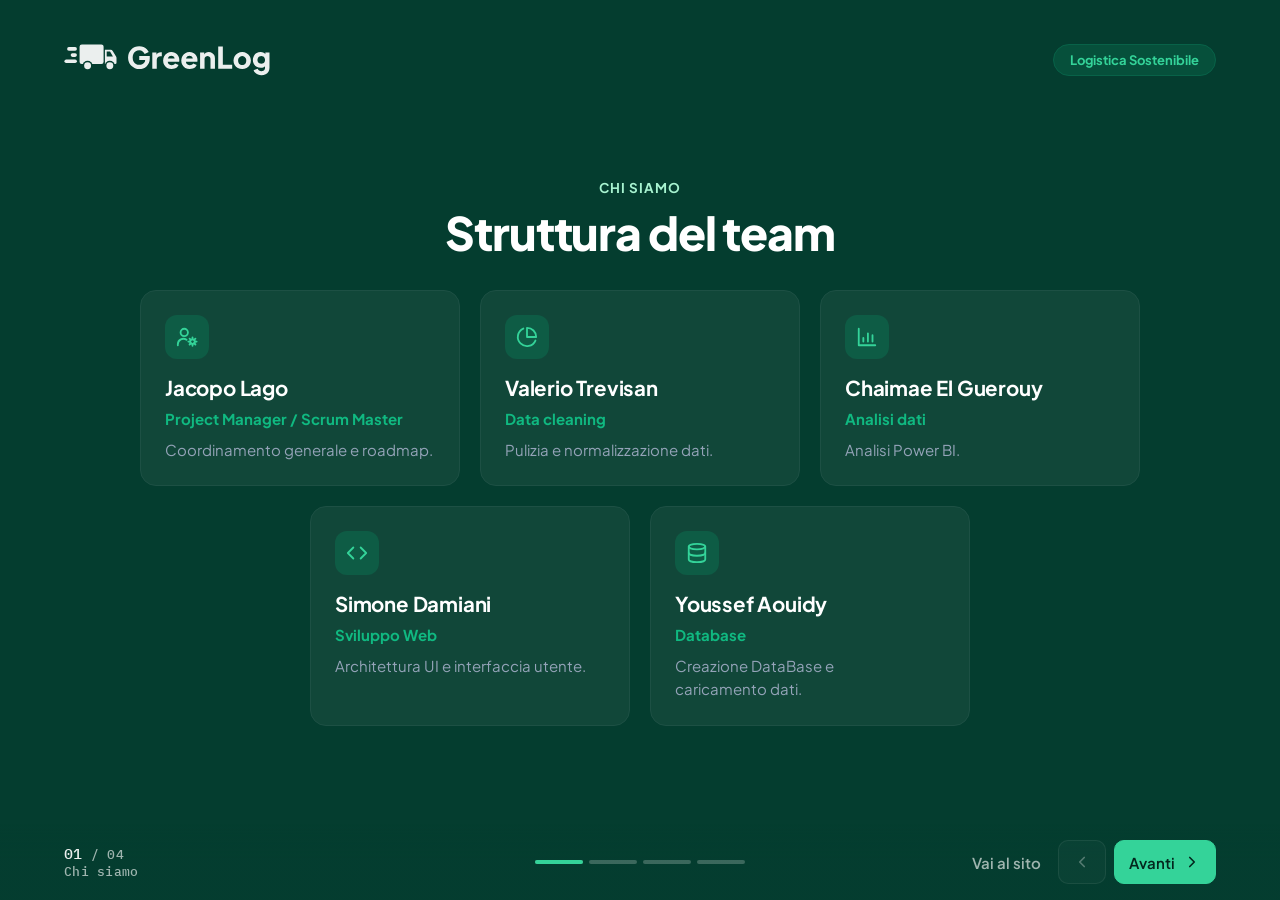
<file: site/index.html>
<!DOCTYPE html>
<html lang="it">
<head>
<meta charset="utf-8">
<meta name="viewport" content="width=device-width, initial-scale=1">
<title>GreenLog | Piattaforma dati per la logistica su strada</title>
<meta name="description" content="Project work di data engineering: dai dati operativi di una flotta di 120 camion a sette risposte di business, con dashboard pubblica.">
<meta name="color-scheme" content="light">
<meta name="theme-color" content="#FBFBFA">
<meta property="og:title" content="GreenLog | Piattaforma dati per la logistica su strada">
<meta property="og:description" content="Dai dati operativi di una flotta a sette risposte di business.">
<meta property="og:image" content="./assets/dashboard-sintesi.jpg">
<link rel="icon" type="image/svg+xml" href="./assets/favicon.svg">
<link rel="icon" type="image/png" href="./assets/favicon-64.png">
<link rel="apple-touch-icon" href="./assets/apple-touch-icon.png">
<link rel="preconnect" href="https://fonts.googleapis.com">
<link rel="preconnect" href="https://fonts.gstatic.com" crossorigin>
<link href="https://fonts.googleapis.com/css2?family=IBM+Plex+Mono:wght@400;500&family=IBM+Plex+Sans:wght@400;500;600&display=swap" rel="stylesheet">
<link rel="stylesheet" href="./assets/brand.css">
<script>
  // Alla prima visita si parte dalle slide di presentazione. Il controllo sul referrer evita un rimbalzo
  // continuo nei browser che non salvano localStorage (per esempio certe finestre private).
  try {
    if (!localStorage.getItem("greenlog:presentazione-vista") && document.referrer.indexOf("presentazione.html") < 0) {
      location.replace("./presentazione.html");
    }
  } catch (e) {}
  if ("IntersectionObserver" in window) document.documentElement.classList.add("js");
</script>
<style>
  /* ---------- header ---------- */
  .site-header { padding-block: 14px; }
  .site-header .wrap { display: flex; align-items: center; justify-content: space-between; gap: 24px; }
  .brand-link { display: block; flex: none; line-height: 0; }
  /* la "g" scende sotto la riga: 2px più in basso il camion e la scritta stanno al centro dell'header */
  .brand-link img { height: 28px; width: auto; translate: 0 2px; }
  .nav { display: flex; align-items: center; gap: 28px; }
  .nav-links { display: flex; gap: 24px; list-style: none; margin: 0; padding: 0; }
  .nav-links a { color: var(--ink-2); text-decoration: none; font-size: 15px; }
  .nav-links a:hover { color: var(--ink); }
  @media (max-width: 880px) { .nav-links { display: none; } .nav { gap: 10px; } }
  .nav .lbl-short { display: none; }
  @media (max-width: 520px) {
    .brand-link img { height: 24px; }
    .nav .lbl-long { display: none; }
    .nav .lbl-short { display: inline; }
  }

  /* ---------- hero ---------- */
  .hero { padding-block: clamp(40px, 7vw, 88px) clamp(64px, 9vw, 120px); overflow-x: clip; }
  .hero .wrap { display: grid; grid-template-columns: minmax(0, 5fr) minmax(0, 7fr); gap: clamp(32px, 5vw, 72px); align-items: center; }
  .hero h1 { font-size: clamp(2.4rem, 4.4vw, 3.75rem); line-height: 1.04; letter-spacing: -0.03em; font-weight: 600; margin: 18px 0 20px; max-width: 13ch; }
  .hero p.lead { font-size: clamp(1.05rem, 1.4vw, 1.2rem); color: var(--ink-2); max-width: 40ch; margin: 0 0 32px; }
  .hero-actions { display: flex; flex-wrap: wrap; gap: 12px; }
  /* lo screenshot esce dal bordo destro della finestra: si legge come uno schermo vero, non come un riquadro */
  .hero-shot { margin-right: calc(-1 * ((100vw - min(100vw, 1200px)) / 2 + clamp(20px, 4vw, 40px)) - 48px); border-top-right-radius: 0; border-bottom-right-radius: 0; }
  @media (max-width: 960px) {
    .hero .wrap { grid-template-columns: minmax(0, 1fr); }
    .hero-shot { margin-right: 0; border-radius: var(--r-card); }
    .hero h1 { max-width: 16ch; }
  }

  /* ---------- problema ---------- */
  .problem { padding-block: clamp(64px, 9vw, 120px); border-top: 1px solid var(--line); }
  .statement { font-size: clamp(1.7rem, 3.2vw, 2.6rem); line-height: 1.15; letter-spacing: -0.02em; font-weight: 500; max-width: 26ch; margin: 0 0 clamp(40px, 6vw, 72px); }
  .statement span { color: var(--muted); }
  .sources { display: grid; grid-template-columns: repeat(4, minmax(0, 1fr)); gap: 32px; }
  .sources dt { font-weight: 600; margin-bottom: 6px; }
  .sources dd { margin: 0; color: var(--ink-2); font-size: 15px; }
  .sources div { border-top: 2px solid var(--ink); padding-top: 16px; }
  @media (max-width: 760px) { .sources { grid-template-columns: repeat(2, minmax(0, 1fr)); gap: 28px 20px; } }

  /* ---------- numeri ---------- */
  .figures { padding-block: clamp(40px, 5vw, 56px); background: var(--surface); border-block: 1px solid var(--line); }
  .figures ul { list-style: none; margin: 0; padding: 0; display: grid; grid-template-columns: repeat(4, minmax(0, 1fr)); gap: 24px; }
  .figures li { display: grid; gap: 4px; }
  .figures .num { font-size: clamp(2.1rem, 4vw, 3.2rem); }
  .figures .lbl { color: var(--muted); font-size: 15px; }
  @media (max-width: 760px) { .figures ul { grid-template-columns: repeat(2, minmax(0, 1fr)); row-gap: 28px; } }

  /* ---------- pipeline ---------- */
  .pipeline { padding-block: clamp(72px, 10vw, 132px); background: var(--band); }
  .section-head { max-width: 62ch; margin-bottom: clamp(40px, 6vw, 64px); }
  .section-head h2 { font-size: clamp(1.8rem, 3vw, 2.4rem); line-height: 1.12; letter-spacing: -0.02em; font-weight: 600; margin: 0 0 14px; }
  .section-head p { color: var(--ink-2); margin: 0; font-size: 1.05rem; }
  .steps { list-style: none; margin: 0; padding: 0; display: grid; grid-template-columns: repeat(6, minmax(0, 1fr)); gap: 0; position: relative; }
  .steps li { padding: 0 20px 0 0; position: relative; }
  .steps .node { display: flex; align-items: center; gap: 0; margin-bottom: 22px; }
  .steps .node i { width: 11px; height: 11px; border-radius: 50%; background: var(--brand); flex: none; box-shadow: 0 0 0 4px var(--band); position: relative; z-index: 1; }
  .steps .node b { flex: 1; height: 1px; background: var(--line-strong); margin-left: -2px; }
  .steps li:last-child .node b { background: linear-gradient(90deg, var(--line-strong), transparent); }
  .steps h3 { font-size: 1.1rem; margin: 0 0 8px; font-weight: 600; }
  .steps p { margin: 0 0 12px; color: var(--ink-2); font-size: 15px; }
  .steps code { font-family: var(--mono); font-size: 12.5px; color: var(--brand-ink); }
  /* passaggi con pagina di approfondimento: tutto il blocco è un link */
  .steps .step-link { display: block; color: inherit; text-decoration: none; border-radius: 8px; margin: -10px -12px 0; padding: 10px 12px 12px; transition: background-color 160ms var(--ease-out), transform 120ms var(--ease-out); }
  .steps .step-link:hover { background: rgba(255, 255, 255, 0.7); }
  .steps .step-link:hover h3 { color: var(--brand-ink); }
  .steps .more { display: flex; width: fit-content; gap: 6px; align-items: center; margin-top: 14px; font-size: 14.5px; font-weight: 500; color: var(--brand-ink); }
  .steps .more span { transition: transform 200ms var(--ease-out); }
  @media (hover: hover) and (pointer: fine) { .steps .step-link:hover .more span { transform: translateX(3px); } }
  .steps .step-link:active { transform: scale(0.99); }
  .steps li.linked .node i { box-shadow: 0 0 0 4px var(--band), 0 0 0 5px var(--brand); }
  @media (max-width: 1040px) { .steps { grid-template-columns: repeat(3, minmax(0, 1fr)); row-gap: 44px; } }
  @media (max-width: 640px) {
    .steps { grid-template-columns: minmax(0, 1fr); row-gap: 0; }
    .steps li { padding: 0 0 32px 32px; }
    .steps .node { position: absolute; left: 0; top: 6px; bottom: 0; flex-direction: column; margin: 0; }
    .steps .node b { width: 1px; height: auto; margin: -2px 0 0; }
    .steps li:last-child .node b { background: linear-gradient(180deg, var(--line-strong), transparent); }
  }

  /* ---------- chiusura ---------- */
  .closing { padding-block: clamp(80px, 11vw, 144px); }
  .closing h2 { font-size: clamp(2rem, 4vw, 3.2rem); line-height: 1.08; letter-spacing: -0.03em; font-weight: 600; margin: 0 0 32px; max-width: 20ch; }
  .closing h2 span { color: var(--brand-ink); }
  .closing-actions { display: flex; flex-wrap: wrap; gap: 12px; }

  .site-footer { border-top: 1px solid var(--line); padding-block: 40px 48px; font-size: 14px; color: var(--muted); }
  .site-footer .wrap { display: grid; grid-template-columns: auto minmax(0, 1fr) auto; gap: 32px; align-items: start; }
  .site-footer img { height: 26px; width: auto; }
  .site-footer p { margin: 0; max-width: 58ch; }
  .site-footer ul { list-style: none; margin: -10px 0 0; padding: 0; display: grid; }
  .site-footer li a { display: inline-block; padding-block: 10px; }
  .site-footer a { color: var(--ink-2); }
  .site-footer a:hover { color: var(--ink); }
  @media (max-width: 760px) { .site-footer .wrap { grid-template-columns: minmax(0, 1fr); } }
</style>
</head>
<body>
<a class="skip" href="#contenuto">Vai al contenuto</a>

<header class="site-header">
  <div class="wrap">
    <a class="brand-link" href="./" aria-label="GreenLog, torna all'inizio"><img src="./assets/greenlog-logo.svg" alt="GreenLog" width="463" height="72"></a>
    <nav class="nav" aria-label="Principale">
      <ul class="nav-links">
        <li><a href="#progetto">Progetto</a></li>
        <li><a href="#pipeline">Pipeline</a></li>
        <li><a href="./brand.html">Identità</a></li>
      </ul>
      <a class="btn btn-secondary btn-sm deck-link" href="./presentazione.html"><svg viewBox="0 0 24 24" aria-hidden="true"><rect x="2" y="4" width="20" height="13" rx="2"/><path d="M12 17v4M8 21h8"/></svg><span class="lbl-long">Presentazione</span><span class="lbl-short">Slide</span></a>
      <a class="btn btn-primary btn-sm" href="./dashboard.html"><span class="lbl-long">Apri la dashboard</span><span class="lbl-short">Dashboard</span></a>
    </nav>
  </div>
</header>

<main id="contenuto">

  <section class="hero" aria-labelledby="titolo">
    <div class="wrap">
      <div class="hero-copy">
        <p class="eyebrow">Data Engineering</p>
        <h1 id="titolo">Dati di flotta che diventano decisioni.</h1>
        <p class="lead">Una piattaforma dati per FTSLog: <span data-live="mezzi">120</span> camion, tre anni di viaggi e sette domande a cui ora rispondono i numeri.</p>
        <div class="hero-actions">
          <a class="btn btn-primary" href="./dashboard.html">Apri la dashboard <span aria-hidden="true">→</span></a>
          <a class="btn btn-secondary" href="#pipeline">Come è fatta</a>
        </div>
      </div>
      <figure class="hero-shot frame">
        <div class="frame-bar" aria-hidden="true"><i></i><i></i><i></i><span>dashboard.html</span></div>
        <img src="./assets/dashboard-sintesi.jpg" width="1600" height="1075" alt="La scheda Sintesi della dashboard: risparmio carburante, puntualità delle consegne, mezzi non operativi, clienti sotto potenziale e trend del consumo." fetchpriority="high">
      </figure>
    </div>
  </section>

  <section class="problem" id="progetto" aria-labelledby="problema">
    <div class="wrap">
      <h2 class="statement reveal" id="problema">I dati per decidere c'erano già. <span>Stavano in quattro sistemi che non si parlavano.</span></h2>
      <dl class="sources">
        <div class="reveal"><dt>GPS</dt><dd>Posizioni, viaggi e chilometri percorsi da ogni mezzo.</dd></div>
        <div class="reveal" style="--d: 60ms"><dt>Gestionale</dt><dd>Ordini, clienti, carichi e consegne ai magazzini.</dd></div>
        <div class="reveal" style="--d: 120ms"><dt>Manutenzioni</dt><dd>Interventi, costi e ore di fermo per camion.</dd></div>
        <div class="reveal" style="--d: 180ms"><dt>Carburante</dt><dd>Rifornimenti, litri e prezzo pagato al distributore.</dd></div>
      </dl>
    </div>
  </section>

  <section class="figures" aria-label="Il perimetro dei dati">
    <div class="wrap">
      <ul>
        <li class="reveal"><span class="num display-num" data-live="mezzi">120</span><span class="lbl">camion in flotta</span></li>
        <li class="reveal" style="--d: 60ms"><span class="num display-num" data-live="mesi">36</span><span class="lbl">mesi di operazioni, 2022-2024</span></li>
        <li class="reveal" style="--d: 120ms"><span class="num display-num" data-live="consegne">170.820</span><span class="lbl">consegne registrate</span></li>
        <li class="reveal" style="--d: 180ms"><span class="num display-num" data-live="clienti">200</span><span class="lbl">clienti analizzati</span></li>
      </ul>
    </div>
  </section>

  <section class="pipeline" id="pipeline" aria-labelledby="pipeline-t">
    <div class="wrap">
      <div class="section-head reveal">
        <h2 id="pipeline-t">Dal file grezzo alla risposta, in sei passaggi.</h2>
        <p>Ogni passaggio prepara il successivo. La logica dei KPI vive nel database, così Power BI e la dashboard web leggono gli stessi numeri. Pulizia, modellazione, caricamento e calcolo hanno una pagina di approfondimento.</p>
      </div>
      <ol class="steps">
        <li class="reveal"><div class="node" aria-hidden="true"><i></i><b></b></div>
          <h3>Acquisire</h3><p>Tre anni di operazioni di trasporto su gomma, in più file CSV.</p><code>Kaggle, CSV</code></li>
        <li class="reveal linked" style="--d: 50ms"><div class="node" aria-hidden="true"><i></i><b></b></div>
          <a class="step-link" href="./pipeline/pulire.html"><h3>Pulire</h3><p>Tipi corretti, duplicati e valori mancanti gestiti, miglia e galloni convertiti.</p><code>Python, pandas</code><span class="more">Approfondisci <span aria-hidden="true">→</span></span></a></li>
        <li class="reveal linked" style="--d: 100ms"><div class="node" aria-hidden="true"><i></i><b></b></div>
          <a class="step-link" href="./pipeline/modellare.html"><h3>Modellare</h3><p>Schema E-R normalizzato con chiavi esterne e vincoli CHECK e UNIQUE.</p><code>MySQL</code><span class="more">Approfondisci <span aria-hidden="true">→</span></span></a></li>
        <li class="reveal linked" style="--d: 150ms"><div class="node" aria-hidden="true"><i></i><b></b></div>
          <a class="step-link" href="./pipeline/caricare.html"><h3>Caricare</h3><p>Un database in cloud condiviso, gli stessi dati per tutto il team.</p><code>Aiven</code><span class="more">Approfondisci <span aria-hidden="true">→</span></span></a></li>
        <li class="reveal linked" style="--d: 200ms"><div class="node" aria-hidden="true"><i></i><b></b></div>
          <a class="step-link" href="./pipeline/calcolare.html"><h3>Calcolare</h3><p>Una view SQL per ogni KPI, con JOIN, subquery e medie ponderate.</p><code>SQL, view vw_*</code><span class="more">Approfondisci <span aria-hidden="true">→</span></span></a></li>
        <li class="reveal linked" style="--d: 250ms"><div class="node" aria-hidden="true"><i></i><b></b></div>
          <a class="step-link" href="./dashboard.html"><h3>Mostrare</h3><p>Report in Power BI e una dashboard web pubblica che legge le view.</p><code>Power BI, HTML</code><span class="more">Vai alla dashboard <span aria-hidden="true">→</span></span></a></li>
      </ol>
    </div>
  </section>

  <section class="closing" aria-labelledby="chiusura">
    <div class="wrap reveal">
      <h2 id="chiusura">Il risparmio non è nel carburante. <span>È nelle attese e nei mezzi fermi.</span></h2>
      <div class="closing-actions">
        <a class="btn btn-primary" href="./conclusione.html">Conclusione <span aria-hidden="true">→</span></a>
        <a class="btn btn-secondary" href="./dashboard.html">Apri la dashboard</a>
      </div>
    </div>
  </section>

</main>

<footer class="site-footer">
  <div class="wrap">
    <img src="./assets/greenlog-logo.svg" alt="GreenLog" width="463" height="72" loading="lazy">
    <p>Project work di Data Engineering. Dati aggiornati al <span data-live="aggiornato">14/09/2026</span>.</p>
    <ul>
      <li><a href="./presentazione.html">Rivedi la presentazione</a></li>
      <li><a href="./brand.html">Identità visiva</a></li>
      <li><a href="https://github.com/lagojacopo00-byte/GreenLog" rel="noopener">Codice della pipeline</a></li>
      <li><a href="https://github.com/lagojacopo00-byte/greenlog-dashboard" rel="noopener">Codice del sito</a></li>
    </ul>
  </div>
</footer>

<script src="./assets/site.js" defer></script>
<script>
  // I numeri nell'HTML sono quelli del 14/09/2026: se i JSON rispondono li sostituisco con i valori correnti.
  (function () {
    var FILES = ["stato_flotta", "puntualita_consegne", "utilizzo_mensile", "redditivita_cliente", "manifest"];
    var n = function (v, d) { return Number(v).toLocaleString("it-IT", { minimumFractionDigits: d || 0, maximumFractionDigits: d || 0 }); };
    Promise.all(FILES.map(function (f) {
      return fetch("./data/" + f + ".json").then(function (r) { if (!r.ok) throw new Error(f); return r.json(); });
    })).then(function (res) {
      var stato = res[0], punt = res[1], util = res[2], clienti = res[3], manifest = res[4];
      var mesi = {}; util.forEach(function (r) { mesi[r.month] = 1; });
      var v = {
        mezzi: n(stato.reduce(function (a, r) { return a + r.numero_mezzi; }, 0)),
        mesi: n(Object.keys(mesi).length),
        consegne: n(punt.reduce(function (a, r) { return a + r.eventi; }, 0)),
        clienti: n(clienti.length),
        aggiornato: String(manifest.generato_il).slice(0, 10).split("-").reverse().join("/")
      };
      document.querySelectorAll("[data-live]").forEach(function (el) {
        var k = el.getAttribute("data-live");
        if (v[k] && v[k].indexOf("NaN") < 0) el.textContent = v[k];
      });
    }).catch(function () { /* restano i valori scritti nell'HTML */ });
  })();
</script>
</body>
</html>
</file>
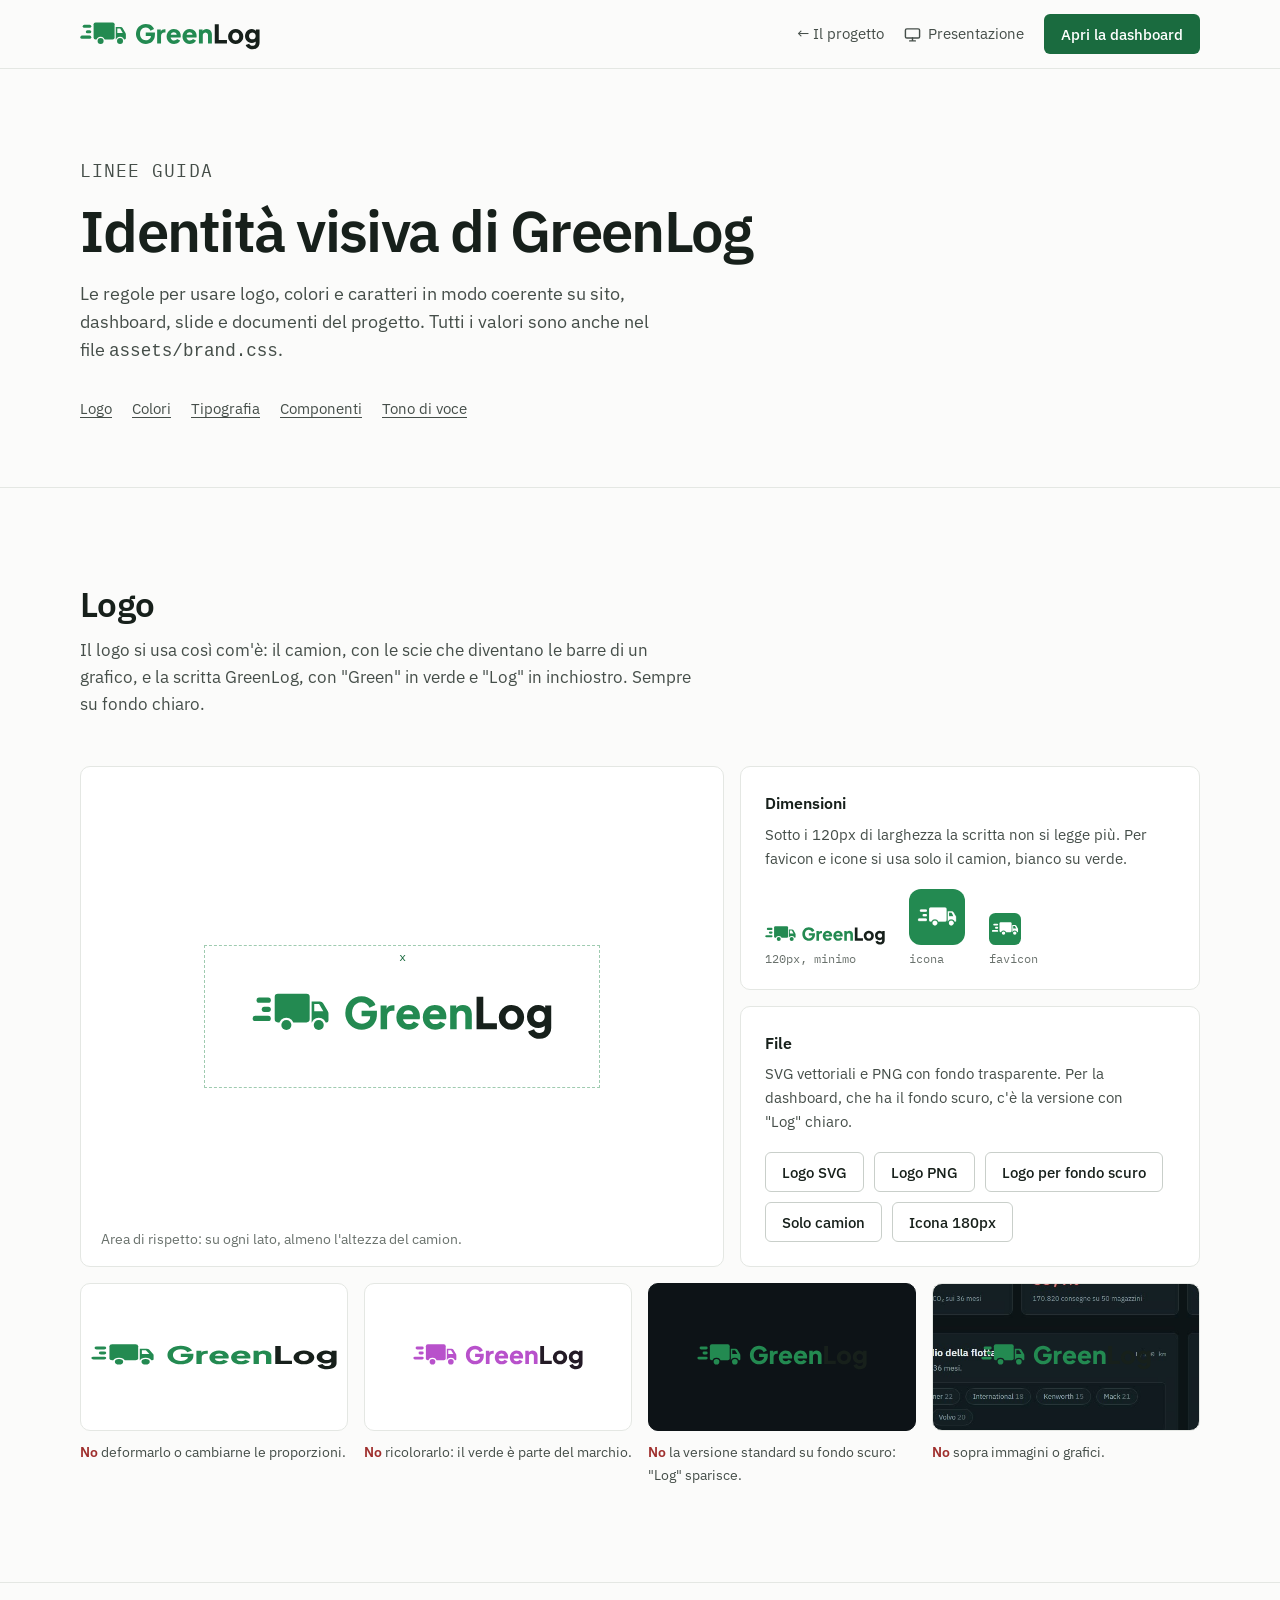
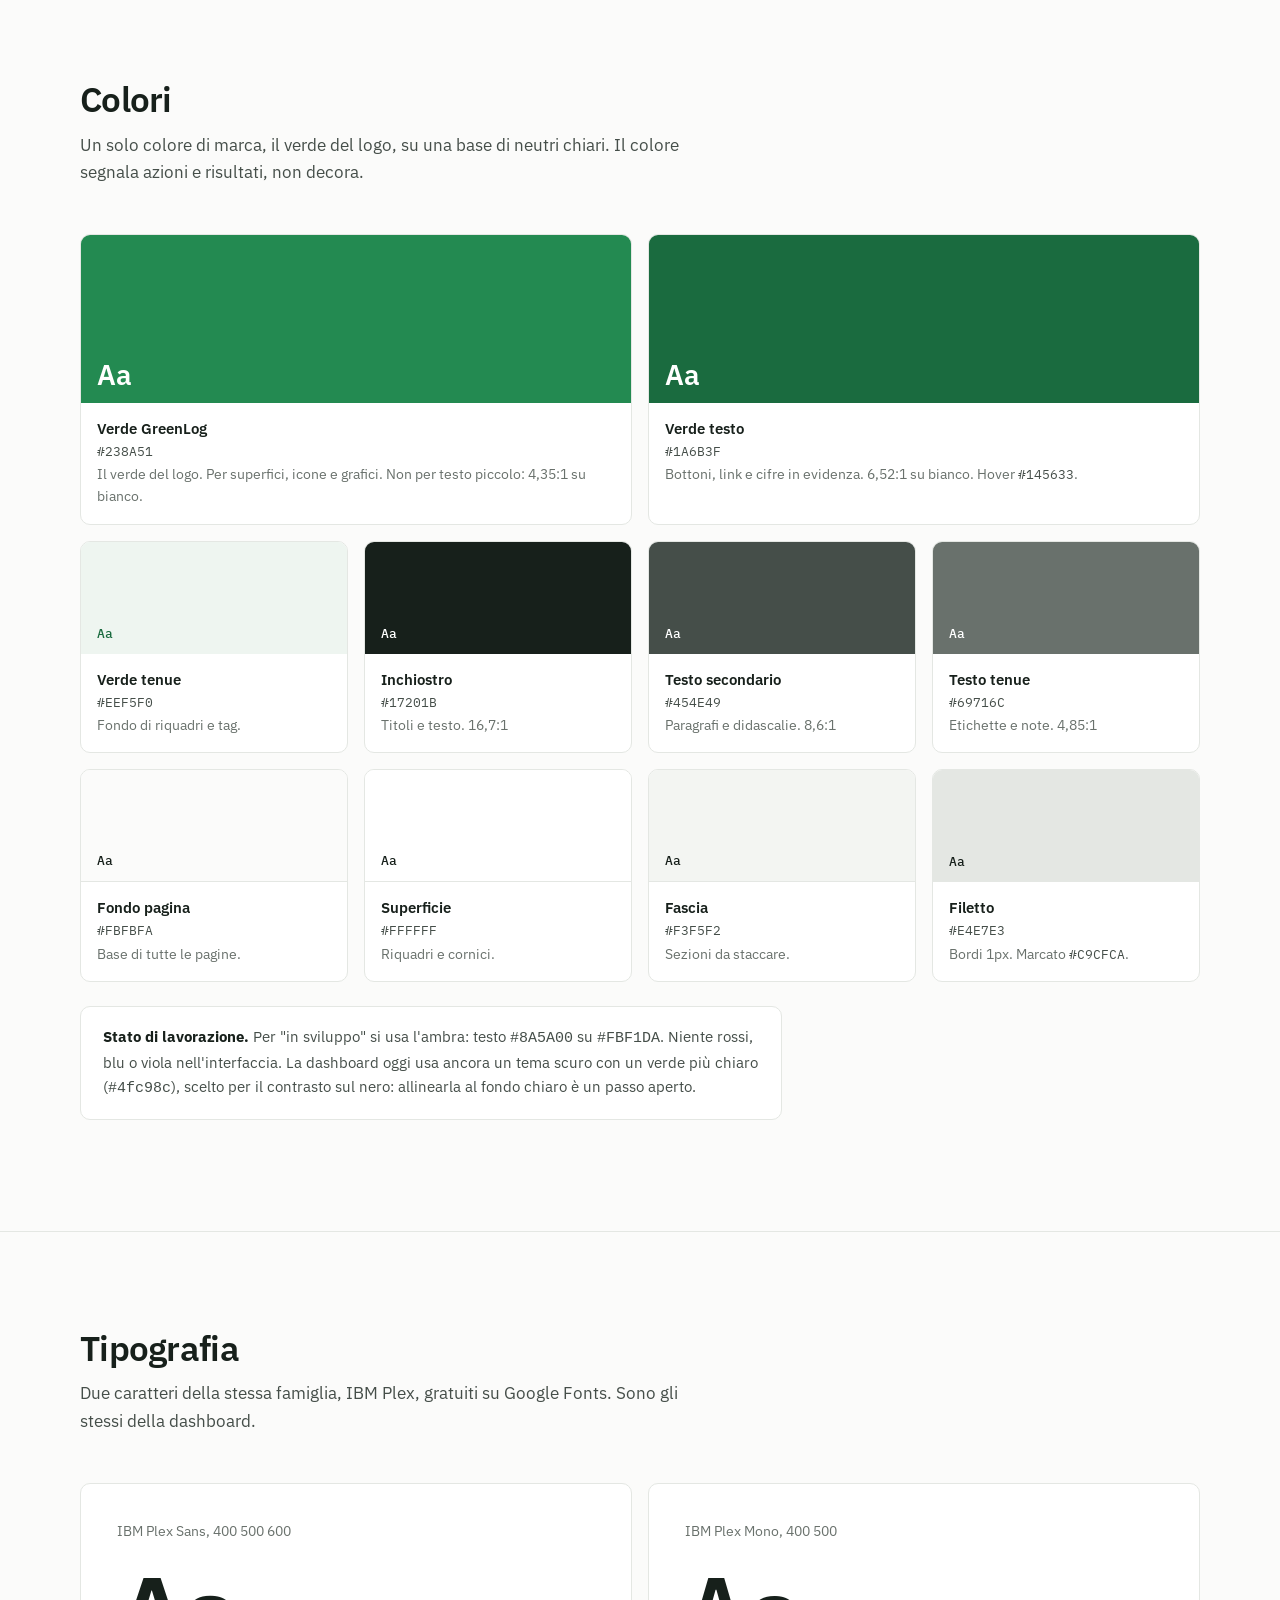
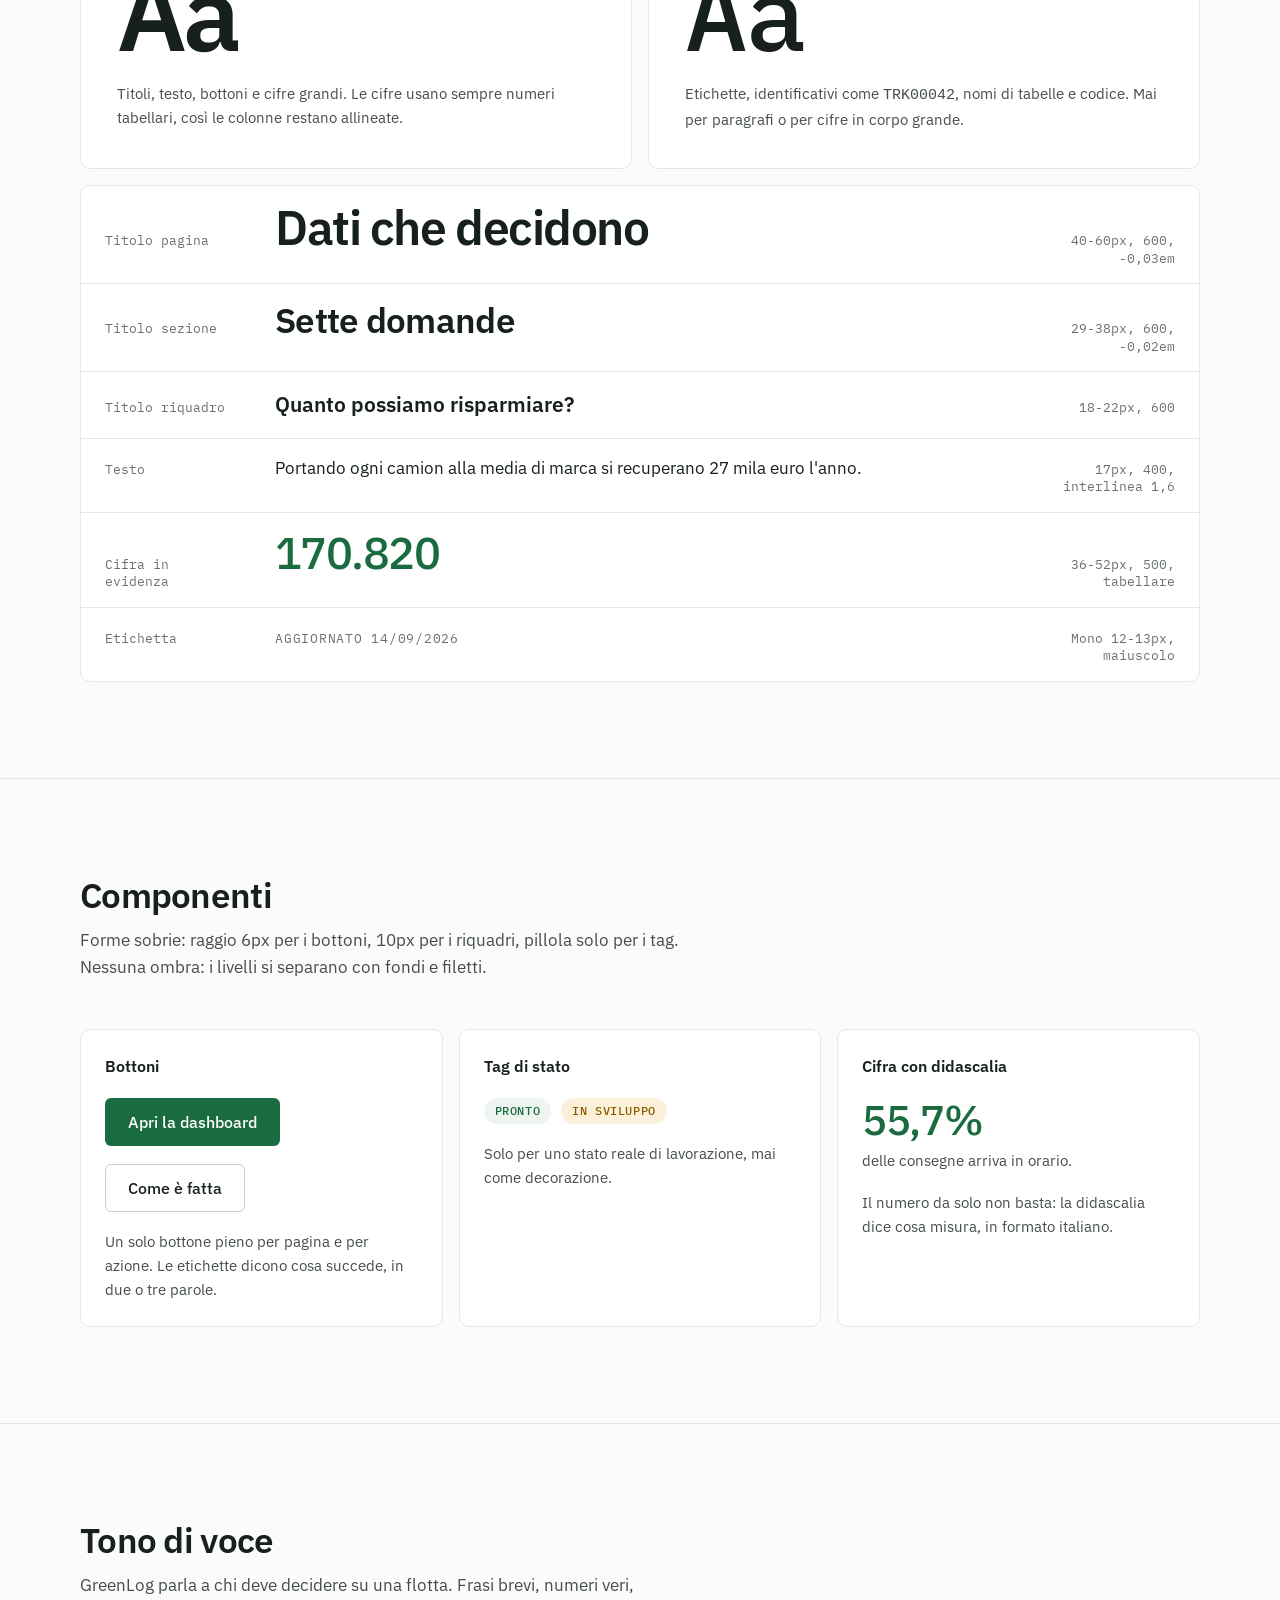
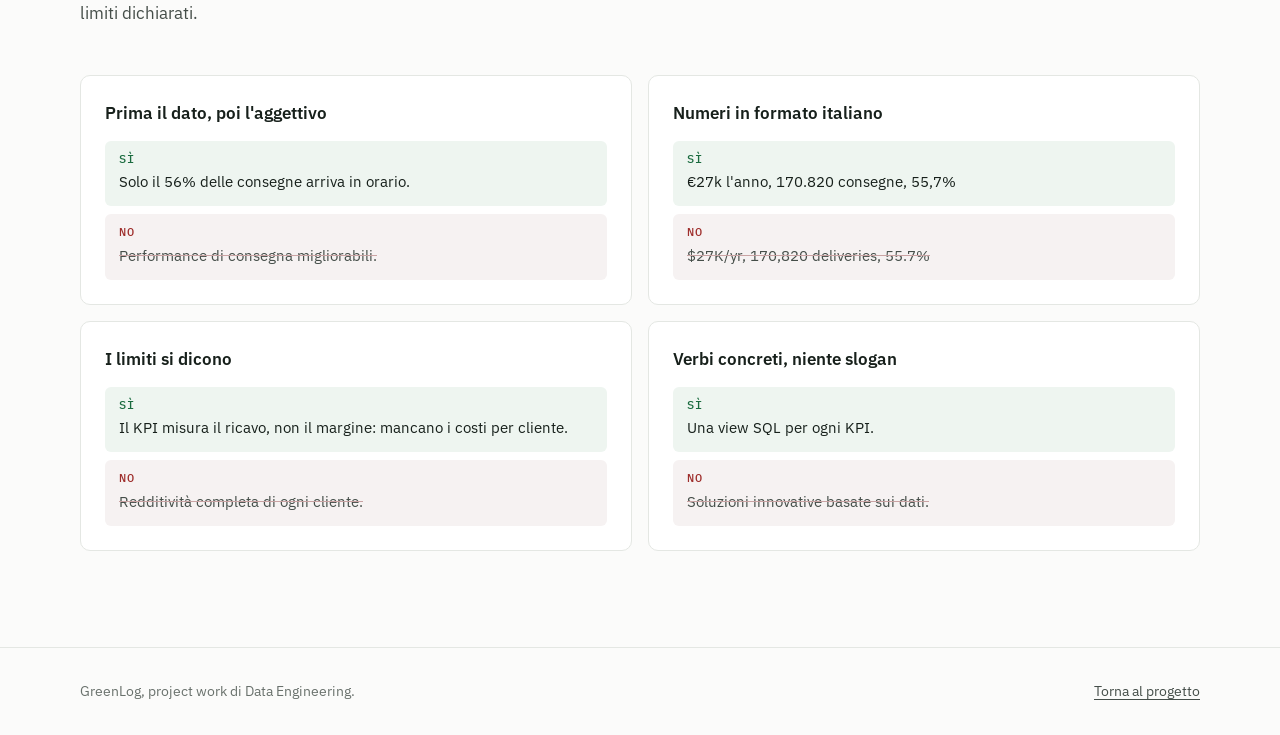
<file: site/brand.html>
<!DOCTYPE html>
<html lang="it">
<head>
<meta charset="utf-8">
<meta name="viewport" content="width=device-width, initial-scale=1">
<title>Identità visiva | GreenLog</title>
<meta name="description" content="Logo, colori, tipografia, componenti e tono di voce di GreenLog.">
<meta name="color-scheme" content="light">
<meta name="theme-color" content="#FBFBFA">
<link rel="icon" type="image/svg+xml" href="./assets/favicon.svg">
<link rel="icon" type="image/png" href="./assets/favicon-64.png">
<link rel="apple-touch-icon" href="./assets/apple-touch-icon.png">
<link rel="preconnect" href="https://fonts.googleapis.com">
<link rel="preconnect" href="https://fonts.gstatic.com" crossorigin>
<link href="https://fonts.googleapis.com/css2?family=IBM+Plex+Mono:wght@400;500&family=IBM+Plex+Sans:wght@400;500;600&display=swap" rel="stylesheet">
<link rel="stylesheet" href="./assets/brand.css">
<script>if ("IntersectionObserver" in window) document.documentElement.classList.add("js");</script>
<style>
  .site-header { padding-block: 14px; border-bottom: 1px solid var(--line); }
  .site-header .wrap { display: flex; align-items: center; justify-content: space-between; gap: 20px; }
  .site-header img { height: 28px; width: auto; translate: 0 2px; }
  .site-header nav { display: flex; align-items: center; gap: 20px; }
  .back { color: var(--ink-2); text-decoration: none; font-size: 15px; white-space: nowrap; }
  .back:hover { color: var(--ink); }
  @media (max-width: 520px) { .site-header .btn { display: none; } }

  .intro { padding-block: clamp(48px, 7vw, 88px) clamp(40px, 5vw, 56px); }
  .intro h1 { font-size: clamp(2.3rem, 4.6vw, 3.6rem); line-height: 1.05; letter-spacing: -0.03em; font-weight: 600; margin: 16px 0 18px; }
  .intro p { color: var(--ink-2); max-width: 60ch; margin: 0; font-size: 1.1rem; }

  .toc { display: flex; flex-wrap: wrap; gap: 8px 20px; list-style: none; margin: 22px 0 0; padding: 0; font-size: 15px; }
  .toc a { color: var(--ink-2); display: inline-block; padding-block: 10px; }

  .block { padding-block: clamp(56px, 8vw, 96px); border-top: 1px solid var(--line); }
  .block > .wrap > h2 { font-size: clamp(1.7rem, 2.8vw, 2.2rem); letter-spacing: -0.02em; font-weight: 600; margin: 0 0 12px; line-height: 1.15; }
  .block > .wrap > p.sub { color: var(--ink-2); margin: 0 0 clamp(32px, 5vw, 48px); max-width: 62ch; }

  /* logo */
  .logo-grid { display: grid; grid-template-columns: minmax(0, 7fr) minmax(0, 5fr); gap: 16px; }
  .logo-stage { margin: 0; background: var(--surface); border: 1px solid var(--line); border-radius: var(--r-card); display: grid; place-items: center; padding: clamp(40px, 7vw, 88px) 24px; position: relative; }
  .logo-stage img { width: min(100%, 380px); }
  .clearspace { position: relative; padding: 48px; outline: 1px dashed #9fcbb0; outline-offset: -1px; }
  .clearspace::before { content: "x"; position: absolute; top: 6px; left: 50%; transform: translateX(-50%); font: 12px/1 var(--mono); color: var(--brand-ink); }
  .logo-stage figcaption { position: absolute; left: 20px; bottom: 16px; font-size: 14px; color: var(--muted); }
  .logo-side { display: grid; gap: 16px; }
  .fact { background: var(--surface); border: 1px solid var(--line); border-radius: var(--r-card); padding: 24px; }
  .fact h3 { margin: 0 0 6px; font-size: 1rem; font-weight: 600; }
  .fact p { margin: 0; color: var(--ink-2); font-size: 15px; }
  .fact .sizes { display: flex; align-items: end; gap: 24px; margin-top: 18px; }
  .fact .sizes figure { margin: 0; display: grid; gap: 8px; justify-items: start; }
  .fact .sizes figcaption { font: 12px/1 var(--mono); color: var(--muted); }
  .fact .downloads { display: flex; flex-wrap: wrap; gap: 10px; margin-top: 18px; }

  .donts { display: grid; grid-template-columns: repeat(4, minmax(0, 1fr)); gap: 16px; margin-top: 16px; }
  .dont { margin: 0; }
  .dont .box { height: 148px; border: 1px solid var(--line); border-radius: var(--r-card); display: grid; place-items: center; background: var(--surface); overflow: hidden; }
  .dont img { width: 170px; }
  .dont figcaption { font-size: 14px; color: var(--ink-2); margin-top: 10px; }
  .dont figcaption b { color: #9F2F2D; font-weight: 600; }
  .dont .stretch img { transform: scaleX(1.45); }
  .dont .recolor img { filter: hue-rotate(150deg) saturate(1.4); }
  .dont .dark { background: #0d1317; border-color: #0d1317; }
  .dont .busy { background: url("./assets/dashboard-sintesi.jpg") 30% 40% / 320% auto; }
  @media (max-width: 900px) { .logo-grid { grid-template-columns: minmax(0, 1fr); } .donts { grid-template-columns: repeat(2, minmax(0, 1fr)); } }

  /* colori */
  .swatches { display: grid; grid-template-columns: repeat(12, minmax(0, 1fr)); gap: 16px; }
  .sw { grid-column: span 3; border: 1px solid var(--line); border-radius: var(--r-card); overflow: hidden; background: var(--surface); }
  .sw.big { grid-column: span 6; }
  .sw .chip { height: 112px; display: flex; align-items: end; padding: 14px 16px; font: 500 13px/1 var(--mono); }
  .sw.big .chip { height: 168px; font: 600 28px/1 var(--sans); }
  .sw .meta { padding: 14px 16px 16px; display: grid; gap: 2px; }
  .sw .meta b { font-weight: 600; font-size: 15px; }
  .sw .meta code { font: 13px/1.4 var(--mono); color: var(--ink-2); }
  .sw .meta span { font-size: 14px; color: var(--muted); }
  @media (max-width: 900px) { .sw, .sw.big { grid-column: span 6; } }
  @media (max-width: 520px) { .sw, .sw.big { grid-column: span 12; } }

  .rule { margin-top: 24px; padding: 18px 22px; border: 1px solid var(--line); background: var(--surface); border-radius: var(--r-card); color: var(--ink-2); max-width: 78ch; font-size: 15px; }
  .rule strong { color: var(--ink); }

  /* tipografia */
  .type-grid { display: grid; grid-template-columns: minmax(0, 1fr) minmax(0, 1fr); gap: 16px; }
  .specimen { background: var(--surface); border: 1px solid var(--line); border-radius: var(--r-card); padding: clamp(24px, 3vw, 36px); }
  .specimen .name { font-size: 14px; color: var(--muted); margin: 0 0 18px; }
  .specimen .aa { color: var(--ink); font-size: clamp(4rem, 9vw, 6.5rem); line-height: 1; letter-spacing: -0.04em; font-weight: 600; margin: 0 0 18px; }
  .specimen.mono .aa { font-family: var(--mono); font-weight: 500; letter-spacing: -0.02em; }
  .specimen p { margin: 0; color: var(--ink-2); font-size: 15px; }
  .scale { margin-top: 16px; background: var(--surface); border: 1px solid var(--line); border-radius: var(--r-card); overflow-x: auto; }
  .scale table { width: 100%; border-collapse: collapse; min-width: 560px; }
  .scale td { padding: 16px 24px; vertical-align: baseline; }
  .scale tr + tr td { border-top: 1px solid var(--line); }
  .scale td:first-child { width: 170px; font: 12.5px/1.4 var(--mono); color: var(--muted); }
  .scale td:last-child { width: 180px; font: 12.5px/1.4 var(--mono); color: var(--muted); text-align: right; }
  @media (max-width: 760px) { .type-grid { grid-template-columns: minmax(0, 1fr); } }

  /* componenti */
  .comp-grid { display: grid; grid-template-columns: repeat(3, minmax(0, 1fr)); gap: 16px; }
  .comp { background: var(--surface); border: 1px solid var(--line); border-radius: var(--r-card); padding: 24px; display: grid; gap: 18px; align-content: start; }
  .comp h3 { margin: 0; font-size: 1rem; font-weight: 600; }
  .comp .row { display: flex; flex-wrap: wrap; gap: 10px; align-items: center; }
  .comp p { margin: 0; color: var(--ink-2); font-size: 15px; }
  .comp .num { font-size: 2.6rem; color: var(--brand-ink); }
  @media (max-width: 900px) { .comp-grid { grid-template-columns: minmax(0, 1fr); } }

  /* voce */
  .voice { display: grid; grid-template-columns: repeat(2, minmax(0, 1fr)); gap: 16px; }
  .voice article { background: var(--surface); border: 1px solid var(--line); border-radius: var(--r-card); padding: 24px; }
  .voice h3 { margin: 0 0 14px; font-size: 1.05rem; font-weight: 600; }
  .voice .say, .voice .avoid { margin: 0; padding: 12px 14px; border-radius: 6px; font-size: 15px; }
  .voice .say { background: var(--brand-tint); color: var(--ink); }
  .voice .avoid { background: #F6F2F2; color: var(--ink-2); margin-top: 8px; }
  .voice .avoid s { text-decoration-color: #c9a3a3; }
  .voice .lbl { display: block; font: 500 11.5px/1 var(--mono); letter-spacing: 0.05em; text-transform: uppercase; margin-bottom: 6px; text-decoration: none; }
  .voice .say .lbl { color: var(--brand-ink); }
  .voice .avoid .lbl { color: #9F2F2D; }
  @media (max-width: 760px) { .voice { grid-template-columns: minmax(0, 1fr); } }

  .site-footer { border-top: 1px solid var(--line); padding-block: 32px 40px; font-size: 14px; color: var(--muted); }
  .site-footer .wrap { display: flex; flex-wrap: wrap; justify-content: space-between; gap: 16px; }
  .site-footer a { color: var(--ink-2); display: inline-block; padding-block: 10px; margin-block: -10px; }
</style>
</head>
<body>
<a class="skip" href="#contenuto">Vai al contenuto</a>

<header class="site-header">
  <div class="wrap">
    <a href="./" aria-label="GreenLog, torna alla presentazione"><img src="./assets/greenlog-logo.svg" alt="GreenLog" width="463" height="72"></a>
    <nav aria-label="Principale">
      <a class="back" href="./"><span aria-hidden="true">←</span> Il progetto</a>
      <a class="back deck-link" href="./presentazione.html" aria-label="Presentazione"><svg viewBox="0 0 24 24" aria-hidden="true"><rect x="2" y="4" width="20" height="13" rx="2"/><path d="M12 17v4M8 21h8"/></svg><span>Presentazione</span></a>
      <a class="btn btn-primary btn-sm" href="./dashboard.html">Apri la dashboard</a>
    </nav>
  </div>
</header>

<main id="contenuto">
  <section class="intro">
    <div class="wrap">
      <p class="eyebrow">Linee guida</p>
      <h1>Identità visiva di GreenLog</h1>
      <p>Le regole per usare logo, colori e caratteri in modo coerente su sito, dashboard, slide e documenti del progetto. Tutti i valori sono anche nel file <code>assets/brand.css</code>.</p>
      <ul class="toc">
        <li><a href="#logo">Logo</a></li>
        <li><a href="#colori">Colori</a></li>
        <li><a href="#tipografia">Tipografia</a></li>
        <li><a href="#componenti">Componenti</a></li>
        <li><a href="#voce">Tono di voce</a></li>
      </ul>
    </div>
  </section>

  <section class="block" id="logo" aria-labelledby="logo-t">
    <div class="wrap">
      <h2 id="logo-t">Logo</h2>
      <p class="sub">Il logo si usa così com'è: il camion, con le scie che diventano le barre di un grafico, e la scritta GreenLog, con "Green" in verde e "Log" in inchiostro. Sempre su fondo chiaro.</p>

      <div class="logo-grid">
        <figure class="logo-stage reveal">
          <div class="clearspace"><img src="./assets/greenlog-logo.svg" alt="Logo GreenLog con l'area di rispetto tratteggiata" width="463" height="72"></div>
          <figcaption>Area di rispetto: su ogni lato, almeno l'altezza del camion.</figcaption>
        </figure>
        <div class="logo-side">
          <div class="fact reveal" style="--d: 60ms">
            <h3>Dimensioni</h3>
            <p>Sotto i 120px di larghezza la scritta non si legge più. Per favicon e icone si usa solo il camion, bianco su verde.</p>
            <div class="sizes">
              <figure><img src="./assets/greenlog-logo.svg" alt="" width="120" height="19"><figcaption>120px, minimo</figcaption></figure>
              <figure><img src="./assets/apple-touch-icon.png" alt="" width="56" height="56" style="border-radius:12px"><figcaption>icona</figcaption></figure>
              <figure><img src="./assets/favicon.svg" alt="" width="32" height="32"><figcaption>favicon</figcaption></figure>
            </div>
          </div>
          <div class="fact reveal" style="--d: 120ms">
            <h3>File</h3>
            <p>SVG vettoriali e PNG con fondo trasparente. Per la dashboard, che ha il fondo scuro, c'è la versione con "Log" chiaro.</p>
            <div class="downloads">
              <a class="btn btn-secondary btn-sm" href="./assets/greenlog-logo.svg" download>Logo SVG</a>
              <a class="btn btn-secondary btn-sm" href="./assets/greenlog-logo.png" download>Logo PNG</a>
              <a class="btn btn-secondary btn-sm" href="./assets/greenlog-logo-dark.svg" download>Logo per fondo scuro</a>
              <a class="btn btn-secondary btn-sm" href="./assets/greenlog-mark.svg" download>Solo camion</a>
              <a class="btn btn-secondary btn-sm" href="./assets/apple-touch-icon.png" download>Icona 180px</a>
            </div>
          </div>
        </div>
      </div>

      <div class="donts">
        <figure class="dont reveal"><div class="box stretch"><img src="./assets/greenlog-logo.svg" alt="" width="463" height="72"></div><figcaption><b>No</b> deformarlo o cambiarne le proporzioni.</figcaption></figure>
        <figure class="dont reveal" style="--d: 50ms"><div class="box recolor"><img src="./assets/greenlog-logo.svg" alt="" width="463" height="72"></div><figcaption><b>No</b> ricolorarlo: il verde è parte del marchio.</figcaption></figure>
        <figure class="dont reveal" style="--d: 100ms"><div class="box dark"><img src="./assets/greenlog-logo.svg" alt="" width="463" height="72"></div><figcaption><b>No</b> la versione standard su fondo scuro: "Log" sparisce.</figcaption></figure>
        <figure class="dont reveal" style="--d: 150ms"><div class="box busy"><img src="./assets/greenlog-logo.svg" alt="" width="463" height="72"></div><figcaption><b>No</b> sopra immagini o grafici.</figcaption></figure>
      </div>
    </div>
  </section>

  <section class="block" id="colori" aria-labelledby="colori-t">
    <div class="wrap">
      <h2 id="colori-t">Colori</h2>
      <p class="sub">Un solo colore di marca, il verde del logo, su una base di neutri chiari. Il colore segnala azioni e risultati, non decora.</p>

      <div class="swatches">
        <div class="sw big reveal"><div class="chip" style="background:#238A51;color:#fff">Aa</div><div class="meta"><b>Verde GreenLog</b><code>#238A51</code><span>Il verde del logo. Per superfici, icone e grafici. Non per testo piccolo: 4,35:1 su bianco.</span></div></div>
        <div class="sw big reveal" style="--d: 60ms"><div class="chip" style="background:#1A6B3F;color:#fff">Aa</div><div class="meta"><b>Verde testo</b><code>#1A6B3F</code><span>Bottoni, link e cifre in evidenza. 6,52:1 su bianco. Hover <code>#145633</code>.</span></div></div>
        <div class="sw reveal"><div class="chip" style="background:#EEF5F0;color:#1A6B3F">Aa</div><div class="meta"><b>Verde tenue</b><code>#EEF5F0</code><span>Fondo di riquadri e tag.</span></div></div>
        <div class="sw reveal" style="--d: 40ms"><div class="chip" style="background:#17201B;color:#fff">Aa</div><div class="meta"><b>Inchiostro</b><code>#17201B</code><span>Titoli e testo. 16,7:1</span></div></div>
        <div class="sw reveal" style="--d: 80ms"><div class="chip" style="background:#454E49;color:#fff">Aa</div><div class="meta"><b>Testo secondario</b><code>#454E49</code><span>Paragrafi e didascalie. 8,6:1</span></div></div>
        <div class="sw reveal" style="--d: 120ms"><div class="chip" style="background:#69716C;color:#fff">Aa</div><div class="meta"><b>Testo tenue</b><code>#69716C</code><span>Etichette e note. 4,85:1</span></div></div>
        <div class="sw reveal"><div class="chip" style="background:#FBFBFA;color:#17201B;border-bottom:1px solid #E4E7E3">Aa</div><div class="meta"><b>Fondo pagina</b><code>#FBFBFA</code><span>Base di tutte le pagine.</span></div></div>
        <div class="sw reveal" style="--d: 40ms"><div class="chip" style="background:#FFFFFF;color:#17201B;border-bottom:1px solid #E4E7E3">Aa</div><div class="meta"><b>Superficie</b><code>#FFFFFF</code><span>Riquadri e cornici.</span></div></div>
        <div class="sw reveal" style="--d: 80ms"><div class="chip" style="background:#F3F5F2;color:#17201B;border-bottom:1px solid #E4E7E3">Aa</div><div class="meta"><b>Fascia</b><code>#F3F5F2</code><span>Sezioni da staccare.</span></div></div>
        <div class="sw reveal" style="--d: 120ms"><div class="chip" style="background:#E4E7E3;color:#17201B">Aa</div><div class="meta"><b>Filetto</b><code>#E4E7E3</code><span>Bordi 1px. Marcato <code>#C9CFCA</code>.</span></div></div>
      </div>

      <p class="rule reveal"><strong>Stato di lavorazione.</strong> Per "in sviluppo" si usa l'ambra: testo <code>#8A5A00</code> su <code>#FBF1DA</code>. Niente rossi, blu o viola nell'interfaccia. La dashboard oggi usa ancora un tema scuro con un verde più chiaro (<code>#4fc98c</code>), scelto per il contrasto sul nero: allinearla al fondo chiaro è un passo aperto.</p>
    </div>
  </section>

  <section class="block" id="tipografia" aria-labelledby="tipo-t">
    <div class="wrap">
      <h2 id="tipo-t">Tipografia</h2>
      <p class="sub">Due caratteri della stessa famiglia, IBM Plex, gratuiti su Google Fonts. Sono gli stessi della dashboard.</p>

      <div class="type-grid">
        <div class="specimen reveal">
          <p class="name">IBM Plex Sans, 400 500 600</p>
          <p class="aa">Aa</p>
          <p>Titoli, testo, bottoni e cifre grandi. Le cifre usano sempre numeri tabellari, così le colonne restano allineate.</p>
        </div>
        <div class="specimen mono reveal" style="--d: 60ms">
          <p class="name">IBM Plex Mono, 400 500</p>
          <p class="aa">Aa</p>
          <p>Etichette, identificativi come <code>TRK00042</code>, nomi di tabelle e codice. Mai per paragrafi o per cifre in corpo grande.</p>
        </div>
      </div>

      <div class="scale reveal">
        <table>
          <tbody>
            <tr><td>Titolo pagina</td><td style="font-size:3rem;font-weight:600;letter-spacing:-0.03em;line-height:1.05">Dati che decidono</td><td>40-60px, 600, -0,03em</td></tr>
            <tr><td>Titolo sezione</td><td style="font-size:2.2rem;font-weight:600;letter-spacing:-0.02em;line-height:1.15">Sette domande</td><td>29-38px, 600, -0,02em</td></tr>
            <tr><td>Titolo riquadro</td><td style="font-size:1.3rem;font-weight:600">Quanto possiamo risparmiare?</td><td>18-22px, 600</td></tr>
            <tr><td>Testo</td><td>Portando ogni camion alla media di marca si recuperano 27 mila euro l'anno.</td><td>17px, 400, interlinea 1,6</td></tr>
            <tr><td>Cifra in evidenza</td><td class="display-num" style="font-size:2.8rem;color:var(--brand-ink)">170.820</td><td>36-52px, 500, tabellare</td></tr>
            <tr><td>Etichetta</td><td><span class="eyebrow">Aggiornato 14/09/2026</span></td><td>Mono 12-13px, maiuscolo</td></tr>
          </tbody>
        </table>
      </div>
    </div>
  </section>

  <section class="block" id="componenti" aria-labelledby="comp-t">
    <div class="wrap">
      <h2 id="comp-t">Componenti</h2>
      <p class="sub">Forme sobrie: raggio 6px per i bottoni, 10px per i riquadri, pillola solo per i tag. Nessuna ombra: i livelli si separano con fondi e filetti.</p>

      <div class="comp-grid">
        <div class="comp reveal">
          <h3>Bottoni</h3>
          <div class="row"><a class="btn btn-primary" href="./dashboard.html">Apri la dashboard</a></div>
          <div class="row"><a class="btn btn-secondary" href="./#pipeline">Come è fatta</a></div>
          <p>Un solo bottone pieno per pagina e per azione. Le etichette dicono cosa succede, in due o tre parole.</p>
        </div>
        <div class="comp reveal" style="--d: 60ms">
          <h3>Tag di stato</h3>
          <div class="row"><span class="tag tag-green">Pronto</span><span class="tag tag-amber">In sviluppo</span></div>
          <p>Solo per uno stato reale di lavorazione, mai come decorazione.</p>
        </div>
        <div class="comp reveal" style="--d: 120ms">
          <h3>Cifra con didascalia</h3>
          <div><span class="num display-num">55,7%</span><p style="margin-top:6px">delle consegne arriva in orario.</p></div>
          <p>Il numero da solo non basta: la didascalia dice cosa misura, in formato italiano.</p>
        </div>
      </div>
    </div>
  </section>

  <section class="block" id="voce" aria-labelledby="voce-t">
    <div class="wrap">
      <h2 id="voce-t">Tono di voce</h2>
      <p class="sub">GreenLog parla a chi deve decidere su una flotta. Frasi brevi, numeri veri, limiti dichiarati.</p>

      <div class="voice">
        <article class="reveal">
          <h3>Prima il dato, poi l'aggettivo</h3>
          <p class="say"><span class="lbl">Sì</span>Solo il 56% delle consegne arriva in orario.</p>
          <p class="avoid"><span class="lbl">No</span><s>Performance di consegna migliorabili.</s></p>
        </article>
        <article class="reveal" style="--d: 60ms">
          <h3>Numeri in formato italiano</h3>
          <p class="say"><span class="lbl">Sì</span>€27k l'anno, 170.820 consegne, 55,7%</p>
          <p class="avoid"><span class="lbl">No</span><s>$27K/yr, 170,820 deliveries, 55.7%</s></p>
        </article>
        <article class="reveal">
          <h3>I limiti si dicono</h3>
          <p class="say"><span class="lbl">Sì</span>Il KPI misura il ricavo, non il margine: mancano i costi per cliente.</p>
          <p class="avoid"><span class="lbl">No</span><s>Redditività completa di ogni cliente.</s></p>
        </article>
        <article class="reveal" style="--d: 60ms">
          <h3>Verbi concreti, niente slogan</h3>
          <p class="say"><span class="lbl">Sì</span>Una view SQL per ogni KPI.</p>
          <p class="avoid"><span class="lbl">No</span><s>Soluzioni innovative basate sui dati.</s></p>
        </article>
      </div>
    </div>
  </section>
</main>

<footer class="site-footer">
  <div class="wrap">
    <span>GreenLog, project work di Data Engineering.</span>
    <a href="./">Torna al progetto</a>
  </div>
</footer>

<script src="./assets/site.js" defer></script>
</body>
</html>
</file>
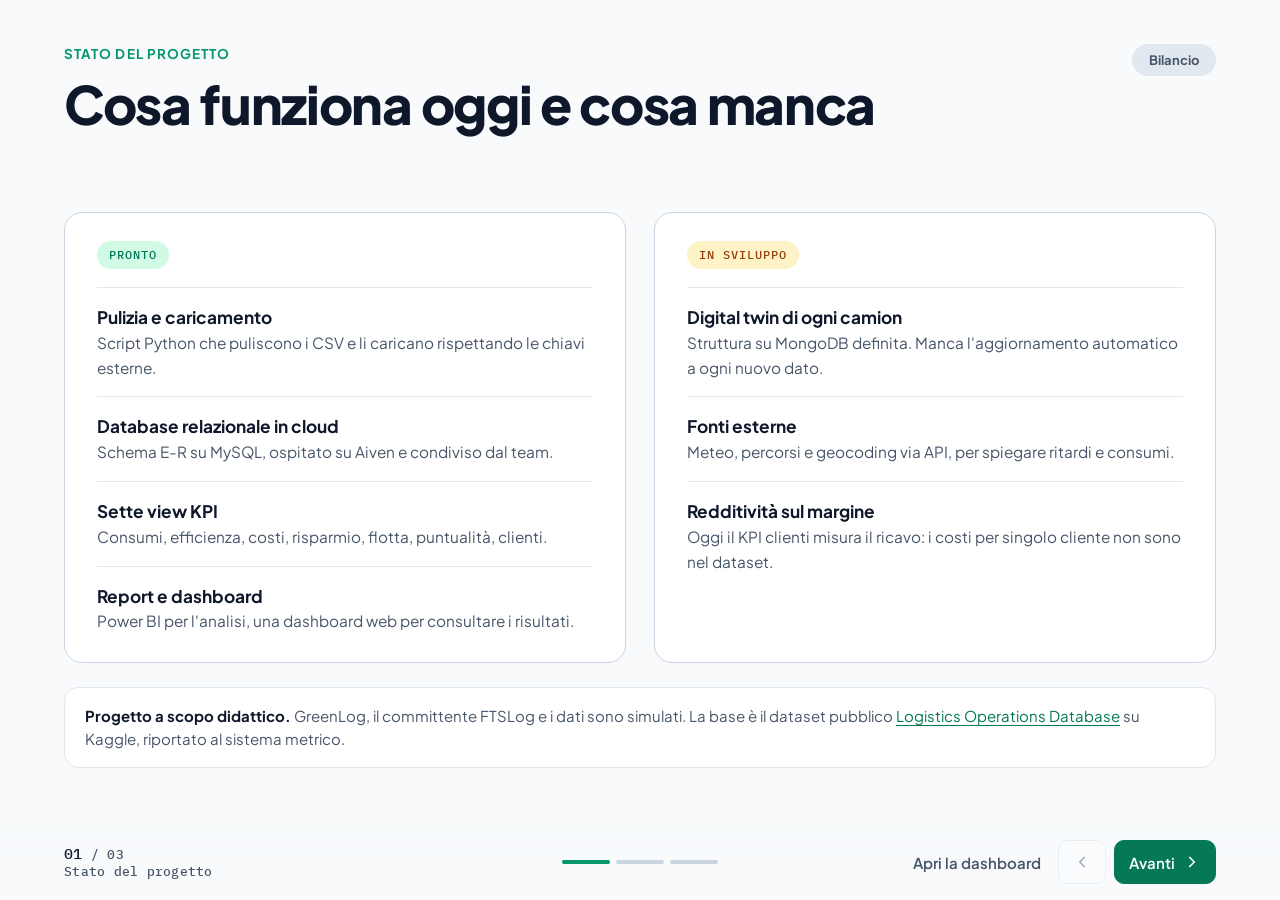
<file: site/conclusione.html>
<!DOCTYPE html>
<html lang="it">
<head>
<meta charset="utf-8">
<meta name="viewport" content="width=device-width, initial-scale=1, viewport-fit=cover">
<title>Conclusione | GreenLog</title>
<meta name="description" content="Le tre slide di chiusura del project work GreenLog: stato del progetto, messaggio finale e ringraziamenti.">
<meta name="theme-color" content="#043D2F">
<link rel="icon" type="image/svg+xml" href="./assets/favicon.svg">
<link rel="icon" type="image/png" href="./assets/favicon-64.png">
<link rel="apple-touch-icon" href="./assets/apple-touch-icon.png">
<link rel="preconnect" href="https://fonts.googleapis.com">
<link rel="preconnect" href="https://fonts.gstatic.com" crossorigin>
<link href="https://fonts.googleapis.com/css2?family=Plus+Jakarta+Sans:wght@400;500;600;700;800&family=IBM+Plex+Mono:wght@400;500&display=swap" rel="stylesheet">
<style>
  /* Stessi colori e stessa navigazione di presentazione.html: le slide di apertura e di chiusura sono un unico deck. */
  :root {
    --deep: #043D2F;
    --card-dark: #114739;
    --card-dark-line: #1D5044;
    --mint: #34D399;
    --mint-2: #10B981;
    --mint-pale: #A7F3D0;
    --emerald: #059669;
    --emerald-ink: #047857;
    --amber-bg: #FEF3C7;
    --amber-ink: #92400E;
    --slate-900: #0F172A;
    --slate-700: #334155;
    --slate-600: #475569;
    --slate-400: #94A3B8;
    --slate-300: #CBD5E1;
    --sans: "Plus Jakarta Sans", ui-sans-serif, system-ui, -apple-system, "Segoe UI", sans-serif;
    --mono: "IBM Plex Mono", ui-monospace, Menlo, Consolas, monospace;
    --ease-out: cubic-bezier(0.23, 1, 0.32, 1);
    --bar-h: 76px;
  }

  *, *::before, *::after { box-sizing: border-box; }
  html, body { height: 100%; }
  body {
    margin: 0; overflow: hidden; background: var(--deep); color: #fff;
    font-family: var(--sans); font-size: 16px; line-height: 1.55;
    -webkit-font-smoothing: antialiased; text-rendering: optimizeLegibility;
  }
  img { max-width: 100%; display: block; }
  h1, h2, h3 { text-wrap: balance; margin: 0; }
  p { text-wrap: pretty; margin: 0; }
  a { color: inherit; }
  :focus-visible { outline: 2px solid var(--mint); outline-offset: 3px; border-radius: 6px; }
  body[data-tone="light"] :focus-visible { outline-color: var(--emerald-ink); }

  /* ---------- palco ---------- */
  .deck { position: fixed; inset: 0; }
  .slide {
    position: absolute; inset: 0; overflow-y: auto; overscroll-behavior: contain;
    display: flex; flex-direction: column;
    padding: clamp(20px, 3.5vw, 44px) clamp(16px, 5vw, 64px) calc(var(--bar-h) + clamp(12px, 2vw, 24px));
    opacity: 0; visibility: hidden;
    transition: opacity 420ms var(--ease-out), visibility 0s linear 420ms, transform 420ms var(--ease-out);
  }
  .slide.is-active { opacity: 1; visibility: visible; transition: opacity 420ms var(--ease-out), visibility 0s, transform 420ms var(--ease-out); }
  @media (prefers-reduced-motion: no-preference) {
    .slide { transform: translateX(var(--from, 28px)); }
    .slide.is-active { transform: none; }
  }
  .slide-inner { width: 100%; max-width: 1152px; margin: auto; display: flex; flex-direction: column; flex: 1; }
  .slide-head { display: flex; align-items: flex-start; justify-content: space-between; gap: 16px; }
  .slide-body { flex: 1; display: flex; flex-direction: column; justify-content: center; padding-block: clamp(28px, 4vw, 48px) 0; }

  .eyebrow { font-size: clamp(12px, 1.05vw, 14px); font-weight: 700; letter-spacing: 0.08em; text-transform: uppercase; }
  .pill {
    flex: none; display: inline-flex; align-items: center; height: 32px; padding: 0 16px; border-radius: 999px;
    font-size: 13px; font-weight: 700; white-space: nowrap; border: 1px solid transparent;
  }
  .title { font-size: clamp(2rem, 4.2vw, 3.3rem); line-height: 1.08; letter-spacing: -0.025em; font-weight: 800; margin-top: 10px; }

  /* ---------- 1 · stato del progetto ---------- */
  .s-status { background: #F8FAFC; color: var(--slate-700); }
  .s-status .eyebrow { color: var(--emerald); }
  .s-status .title { color: var(--slate-900); }
  .s-status .pill { background: #E2E8F0; color: var(--slate-600); }
  .status-grid { display: grid; grid-template-columns: repeat(2, minmax(0, 1fr)); gap: clamp(16px, 2.4vw, 28px); }
  .col { background: #fff; border: 1px solid var(--slate-300); border-radius: 18px; padding: clamp(20px, 2.4vw, 28px) clamp(20px, 2.6vw, 32px) clamp(8px, 1vw, 12px); }
  .tag { display: inline-flex; align-items: center; height: 28px; padding: 0 12px; border-radius: 999px; font: 500 12px/1 var(--mono); letter-spacing: 0.08em; text-transform: uppercase; }
  .tag-green { background: #D1FAE5; color: var(--emerald-ink); }
  .tag-amber { background: var(--amber-bg); color: var(--amber-ink); }
  .col ul { list-style: none; margin: 18px 0 0; padding: 0; }
  .col li { padding: clamp(12px, 1.4vw, 16px) 0; border-top: 1px solid #E2E8F0; }
  .col li strong { display: block; color: var(--slate-900); font-weight: 700; font-size: clamp(1rem, 1.35vw, 1.1rem); }
  .col li span { color: var(--slate-600); font-size: clamp(0.95rem, 1.2vw, 1rem); }
  .note { margin-top: clamp(16px, 2.2vw, 24px); padding: 16px 20px; background: #fff; border: 1px solid #E2E8F0; border-radius: 14px; color: var(--slate-600); font-size: 15px; }
  .note strong { color: var(--slate-900); }
  .note a { color: var(--emerald-ink); text-underline-offset: 3px; }
  @media (max-width: 760px) { .status-grid { grid-template-columns: minmax(0, 1fr); } }

  /* ---------- 2 · messaggio finale ---------- */
  .s-quote { background: linear-gradient(135deg, #07573F 0%, #043D2F 48%, #002E22 100%); }
  .s-quote .eyebrow { color: var(--mint); }
  .s-quote .pill { background: #06563F; color: var(--mint-pale); }
  .quote { max-width: 20ch; font-size: clamp(2.6rem, 6.4vw, 5.4rem); line-height: 1.02; letter-spacing: -0.035em; font-weight: 800; }
  .quote span { display: block; color: var(--mint); }
  .quote-sub { margin-top: clamp(24px, 3.4vw, 40px); max-width: 58ch; color: var(--slate-300); font-size: clamp(1.05rem, 1.6vw, 1.3rem); line-height: 1.5; }
  .quote-sub strong { color: #fff; font-weight: 700; }
  .quote-rule { width: 64px; height: 4px; border-radius: 2px; background: var(--mint); margin-bottom: clamp(24px, 3vw, 36px); }

  /* ---------- 3 · grazie ---------- */
  .s-thanks { background: var(--deep); text-align: center; }
  .s-thanks .slide-body { align-items: center; }
  .s-thanks .logo { height: clamp(34px, 4vw, 48px); width: auto; filter: brightness(0) invert(1); opacity: 0.92; margin-bottom: clamp(32px, 5vw, 56px); }
  .thanks { font-size: clamp(3rem, 8vw, 6.6rem); line-height: 1; letter-spacing: -0.04em; font-weight: 800; }
  .thanks span { color: var(--mint); }
  .thanks-sub { margin-top: 20px; color: var(--mint-pale); font-size: clamp(1.1rem, 1.8vw, 1.4rem); font-weight: 500; }
  .team { list-style: none; margin: clamp(36px, 5vw, 56px) 0 0; padding: 0; display: flex; flex-wrap: wrap; justify-content: center; gap: 10px; max-width: 900px; }
  .team li { background: var(--card-dark); border: 1px solid var(--card-dark-line); border-radius: 999px; padding: 8px 16px; font-size: 15px; font-weight: 600; color: #fff; }
  .team li small { color: var(--slate-400); font-weight: 500; font-size: 13px; margin-left: 6px; }

  @media (max-height: 820px) and (min-width: 861px) {
    .slide-body { padding-top: clamp(12px, 2vw, 20px); }
    .title { font-size: clamp(1.9rem, 3.4vw, 2.7rem); }
    .col li { padding: 10px 0; }
    .note { padding: 12px 18px; }
  }

  /* ---------- barra di navigazione ---------- */
  .bar {
    position: fixed; left: 0; right: 0; bottom: 0; z-index: 10; min-height: var(--bar-h);
    padding: 12px clamp(16px, 5vw, 64px) calc(12px + env(safe-area-inset-bottom));
    display: grid; grid-template-columns: minmax(0, 1fr) auto minmax(0, 1fr); align-items: center; gap: 16px;
    color: rgba(255, 255, 255, 0.92);
    background: linear-gradient(to top, rgba(4, 61, 47, 0.96) 55%, rgba(4, 61, 47, 0));
    transition: color 300ms var(--ease-out), background 300ms var(--ease-out);
    --track: rgba(255, 255, 255, 0.22); --fill: var(--mint); --btn-bg: rgba(255, 255, 255, 0.08); --btn-line: rgba(255, 255, 255, 0.2); --btn-hover: rgba(255, 255, 255, 0.16);
    --primary-bg: var(--mint); --primary-ink: #03261D; --muted: rgba(255, 255, 255, 0.62);
  }
  body[data-tone="light"] .bar {
    color: var(--slate-900);
    background: linear-gradient(to top, rgba(248, 250, 252, 0.97) 55%, rgba(248, 250, 252, 0));
    --track: #CBD5E1; --fill: var(--emerald); --btn-bg: #fff; --btn-line: #CBD5E1; --btn-hover: #F1F5F9;
    --primary-bg: var(--emerald-ink); --primary-ink: #fff; --muted: var(--slate-600);
  }
  .bar-left { display: flex; align-items: center; gap: 14px; min-width: 0; }
  .where { font: 500 13px/1.3 var(--mono); letter-spacing: 0.02em; min-width: 0; margin: 0; }
  .where b { font-weight: 500; font-size: 15px; }
  .where span { color: var(--muted); }
  .where .name { display: block; color: var(--muted); white-space: nowrap; overflow: hidden; text-overflow: ellipsis; }

  .progress { display: flex; gap: 6px; list-style: none; margin: 0; padding: 0; }
  .progress button { appearance: none; border: 0; background: none; padding: 12px 0; width: clamp(28px, 4vw, 48px); cursor: pointer; display: block; }
  .progress button i { display: block; height: 4px; border-radius: 2px; background: var(--track); position: relative; overflow: hidden; }
  .progress button i::after { content: ""; position: absolute; inset: 0; background: var(--fill); transform: scaleX(0); transform-origin: left; transition: transform 380ms var(--ease-out); }
  .progress button.done i::after, .progress button[aria-current="step"] i::after { transform: scaleX(1); }
  .progress button:hover i { background: var(--muted); }

  .bar-right { display: flex; justify-content: flex-end; align-items: center; gap: 8px; }
  .ctl {
    appearance: none; display: inline-flex; align-items: center; justify-content: center; gap: 8px;
    min-width: 44px; height: 44px; padding: 0 14px; border-radius: 10px;
    border: 1px solid var(--btn-line); background: var(--btn-bg); color: inherit;
    font: 600 15px/1 var(--sans); text-decoration: none; cursor: pointer; white-space: nowrap;
    transition: background-color 160ms var(--ease-out), border-color 160ms var(--ease-out), transform 120ms var(--ease-out), opacity 160ms;
  }
  .ctl:hover { background: var(--btn-hover); }
  .ctl:active { transform: scale(0.96); }
  .ctl:disabled { opacity: 0.35; cursor: default; transform: none; background: var(--btn-bg); }
  .ctl svg { width: 18px; height: 18px; fill: none; stroke: currentColor; stroke-width: 2.2; stroke-linecap: round; stroke-linejoin: round; }
  .ctl.primary { background: var(--primary-bg); border-color: var(--primary-bg); color: var(--primary-ink); }
  .ctl.primary:hover { filter: brightness(1.06); }
  .ctl.skip { border-color: transparent; background: none; color: var(--muted); padding-inline: 8px; }
  .ctl.skip:hover { color: inherit; background: var(--btn-hover); }
  .sr { position: absolute; width: 1px; height: 1px; overflow: hidden; clip: rect(0 0 0 0); white-space: nowrap; }

  @media (max-width: 640px) {
    :root { --bar-h: 112px; }
    .bar { grid-template-columns: minmax(0, 1fr) auto; row-gap: 4px; }
    .bar-left { grid-column: 1; grid-row: 1; }
    .progress { grid-column: 1 / -1; grid-row: 2; }
    .progress li { flex: 1; }
    .progress button { width: 100%; }
    .bar-right { grid-column: 2; grid-row: 1; }
    .where .name { display: none; }
    .ctl .lbl-long { display: none; }
    .slide-head .pill { display: none; }
  }
</style>
</head>
<body data-tone="light">

<main class="deck" id="deck" aria-roledescription="presentazione" aria-label="Conclusione del progetto GreenLog">

  <!-- 1 · Stato del progetto -->
  <section class="slide s-status is-active" data-tone="light" data-name="Stato del progetto" aria-roledescription="slide" aria-label="Slide 1 di 3: Stato del progetto">
    <div class="slide-inner">
      <div class="slide-head">
        <div>
          <p class="eyebrow">Stato del progetto</p>
          <h1 class="title">Cosa funziona oggi e cosa manca</h1>
        </div>
        <span class="pill">Bilancio</span>
      </div>
      <div class="slide-body">
        <div class="status-grid">
          <article class="col">
            <span class="tag tag-green">Pronto</span>
            <ul>
              <li><strong>Pulizia e caricamento</strong><span>Script Python che puliscono i CSV e li caricano rispettando le chiavi esterne.</span></li>
              <li><strong>Database relazionale in cloud</strong><span>Schema E-R su MySQL, ospitato su Aiven e condiviso dal team.</span></li>
              <li><strong>Sette view KPI</strong><span>Consumi, efficienza, costi, risparmio, flotta, puntualità, clienti.</span></li>
              <li><strong>Report e dashboard</strong><span>Power BI per l'analisi, una dashboard web per consultare i risultati.</span></li>
            </ul>
          </article>
          <article class="col">
            <span class="tag tag-amber">In sviluppo</span>
            <ul>
              <li><strong>Digital twin di ogni camion</strong><span>Struttura su MongoDB definita. Manca l'aggiornamento automatico a ogni nuovo dato.</span></li>
              <li><strong>Fonti esterne</strong><span>Meteo, percorsi e geocoding via API, per spiegare ritardi e consumi.</span></li>
              <li><strong>Redditività sul margine</strong><span>Oggi il KPI clienti misura il ricavo: i costi per singolo cliente non sono nel dataset.</span></li>
            </ul>
          </article>
        </div>
        <p class="note"><strong>Progetto a scopo didattico.</strong> GreenLog, il committente FTSLog e i dati sono simulati. La base è il dataset pubblico <a href="https://www.kaggle.com/datasets/yogape/logistics-operations-database" rel="noopener">Logistics Operations Database</a> su Kaggle, riportato al sistema metrico.</p>
      </div>
    </div>
  </section>

  <!-- 2 · Messaggio finale -->
  <section class="slide s-quote" data-tone="dark" data-name="Il messaggio" aria-roledescription="slide" aria-label="Slide 2 di 3: Il messaggio" inert>
    <div class="slide-inner">
      <div class="slide-head">
        <p class="eyebrow">In una frase</p>
        <span class="pill">Sintesi finale</span>
      </div>
      <div class="slide-body">
        <div class="quote-rule" aria-hidden="true"></div>
        <h1 class="quote">I dati c'erano già. <span>Ora dicono dove intervenire.</span></h1>
        <p class="quote-sub">Da file CSV sparsi a una piattaforma che mostra a FTSLog dove recuperare <strong>oltre €1 milione l'anno</strong>: non nel carburante, ma nelle attese ai magazzini e nei mezzi fermi.</p>
      </div>
    </div>
  </section>

  <!-- 3 · Grazie -->
  <section class="slide s-thanks" data-tone="dark" data-name="Grazie" aria-roledescription="slide" aria-label="Slide 3 di 3: Grazie per l'attenzione" inert>
    <div class="slide-inner">
      <div class="slide-body">
        <img class="logo" src="./assets/greenlog-logo.svg" alt="GreenLog" width="463" height="72">
        <h1 class="thanks">Grazie per <span>l'attenzione.</span></h1>
        <p class="thanks-sub">Domande?</p>
        <ul class="team" aria-label="Il team">
          <li>Jacopo Lago</li>
          <li>Valerio Trevisan</li>
          <li>Chaimae El Guerouy</li>
          <li>Simone Damiani</li>
          <li>Youssef Aouidy</li>
        </ul>
      </div>
    </div>
  </section>

</main>

<nav class="bar" aria-label="Navigazione slide">
  <div class="bar-left">
    <p class="where" aria-live="polite"><b id="cur">01</b> <span>/ 03</span><span class="name" id="name">Stato del progetto</span></p>
  </div>
  <ol class="progress" id="progress">
    <li><button type="button" aria-label="Vai alla slide 1: Stato del progetto" aria-current="step"><i></i></button></li>
    <li><button type="button" aria-label="Vai alla slide 2: Il messaggio"><i></i></button></li>
    <li><button type="button" aria-label="Vai alla slide 3: Grazie"><i></i></button></li>
  </ol>
  <div class="bar-right">
    <a class="ctl skip" href="./dashboard.html" id="skip">Apri la dashboard</a>
    <button class="ctl" type="button" id="prev" aria-label="Slide precedente" disabled><svg viewBox="0 0 24 24" aria-hidden="true"><path d="m15 18-6-6 6-6"/></svg></button>
    <button class="ctl primary" type="button" id="next"><span id="next-lbl"><span class="lbl-long">Avanti</span><span class="sr"> slide successiva</span></span><svg viewBox="0 0 24 24" aria-hidden="true"><path d="m9 18 6-6-6-6"/></svg></button>
  </div>
</nav>

<script>
(function () {
  var slides = Array.prototype.slice.call(document.querySelectorAll(".slide"));
  var dots = Array.prototype.slice.call(document.querySelectorAll("#progress button"));
  var prev = document.getElementById("prev"), next = document.getElementById("next"), nextLbl = document.getElementById("next-lbl");
  var cur = document.getElementById("cur"), name = document.getElementById("name");
  var total = slides.length, index = -1;
  var pad = function (n) { return (n < 10 ? "0" : "") + n; };

  function go(n) {
    n = Math.max(0, Math.min(total - 1, n));
    if (n === index) return;
    slides.forEach(function (s, k) {
      var on = k === n;
      s.style.setProperty("--from", (k > n ? 28 : -28) + "px");
      s.classList.toggle("is-active", on);
      if (on) { s.removeAttribute("inert"); s.scrollTop = 0; } else s.setAttribute("inert", "");
    });
    dots.forEach(function (d, k) {
      if (k === n) d.setAttribute("aria-current", "step"); else d.removeAttribute("aria-current");
      d.classList.toggle("done", k < n);
    });
    index = n;
    var s = slides[n];
    document.body.setAttribute("data-tone", s.getAttribute("data-tone"));
    cur.textContent = pad(n + 1);
    name.textContent = s.getAttribute("data-name");
    prev.disabled = n === 0;
    var last = n === total - 1;
    // dall'ultima slide si torna al sito
    nextLbl.innerHTML = last ? 'Torna al sito' : '<span class="lbl-long">Avanti</span><span class="sr"> slide successiva</span>';
    next.setAttribute("aria-label", last ? "Torna al sito" : "Slide successiva");
    document.title = "Conclusione " + (n + 1) + "/" + total + " · " + s.getAttribute("data-name") + " | GreenLog";
    if (history.replaceState) history.replaceState(null, "", "#" + (n + 1));
  }

  function forward() { if (index === total - 1) location.href = "./"; else go(index + 1); }

  next.addEventListener("click", forward);
  prev.addEventListener("click", function () { go(index - 1); });
  dots.forEach(function (d, k) { d.addEventListener("click", function () { go(k); }); });

  document.addEventListener("keydown", function (e) {
    if (e.altKey || e.ctrlKey || e.metaKey) return;
    var onControl = e.target.closest && e.target.closest("button, a");
    switch (e.key) {
      case "ArrowRight": case "PageDown": go(index + 1); break;
      case "ArrowLeft": case "PageUp": go(index - 1); break;
      case " ": if (onControl) return; if (e.shiftKey) go(index - 1); else go(index + 1); break;
      case "Home": go(0); break;
      case "End": go(total - 1); break;
      default: return;
    }
    e.preventDefault();
  });

  var sx = 0, sy = 0, tracking = false;
  document.getElementById("deck").addEventListener("touchstart", function (e) {
    if (e.touches.length !== 1) { tracking = false; return; }
    tracking = true; sx = e.touches[0].clientX; sy = e.touches[0].clientY;
  }, { passive: true });
  document.getElementById("deck").addEventListener("touchend", function (e) {
    if (!tracking) return; tracking = false;
    var dx = e.changedTouches[0].clientX - sx, dy = e.changedTouches[0].clientY - sy;
    if (Math.abs(dx) > 50 && Math.abs(dx) > Math.abs(dy) * 1.5) go(index + (dx < 0 ? 1 : -1));
  }, { passive: true });

  var start = parseInt((location.hash || "").slice(1), 10);
  go(start >= 1 && start <= total ? start - 1 : 0);
  window.addEventListener("hashchange", function () {
    var h = parseInt(location.hash.slice(1), 10);
    if (h >= 1 && h <= total) go(h - 1);
  });
})();
</script>
</body>
</html>
</file>
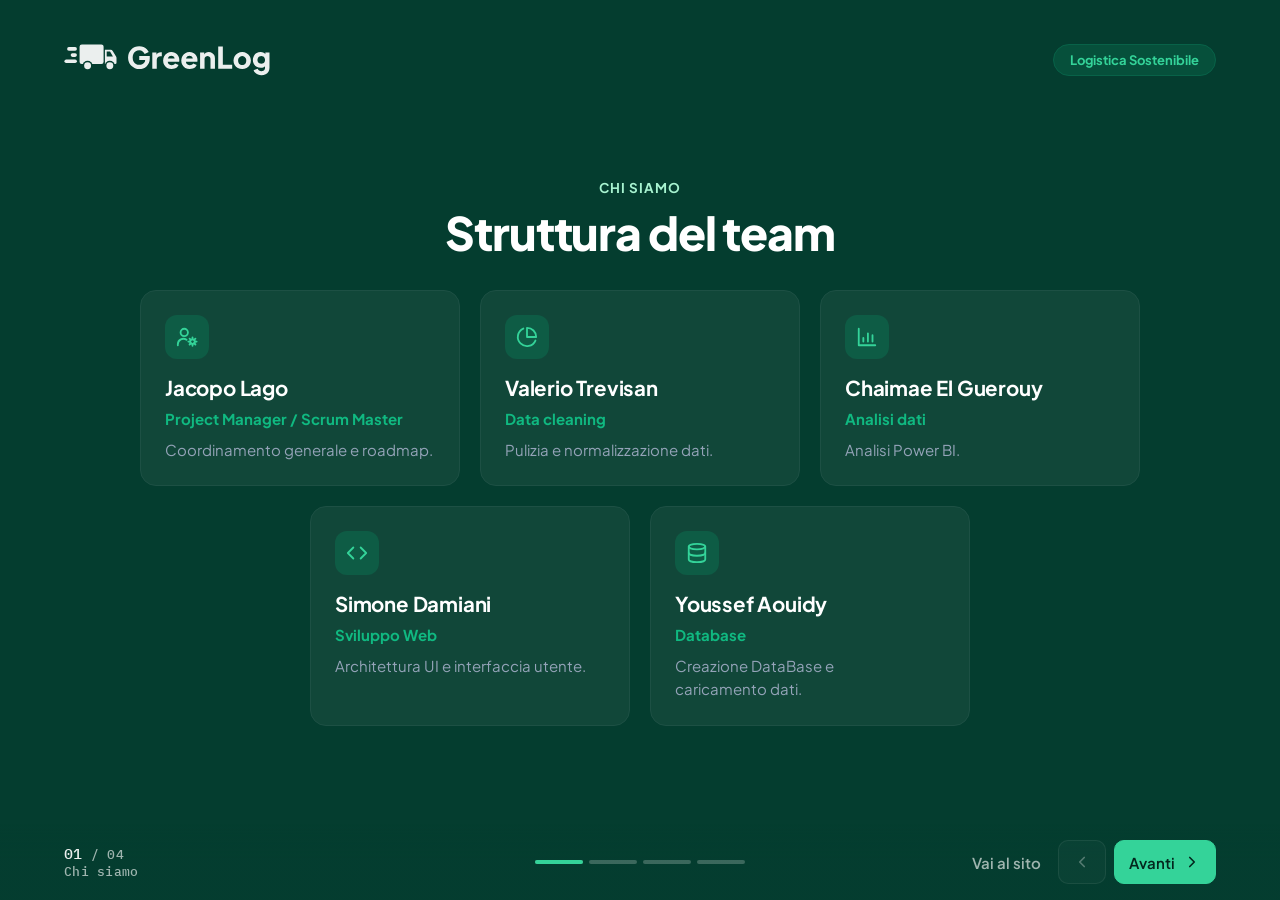
<file: site/presentazione.html>
<!DOCTYPE html>
<html lang="it">
<head>
<meta charset="utf-8">
<meta name="viewport" content="width=device-width, initial-scale=1, viewport-fit=cover">
<title>Presentazione | GreenLog</title>
<meta name="description" content="Le quattro slide di presentazione del project work GreenLog: team, contesto, deliverable e prossimi sviluppi.">
<meta name="theme-color" content="#043D2F">
<link rel="icon" type="image/svg+xml" href="./assets/favicon.svg">
<link rel="icon" type="image/png" href="./assets/favicon-64.png">
<link rel="apple-touch-icon" href="./assets/apple-touch-icon.png">
<link rel="preconnect" href="https://fonts.googleapis.com">
<link rel="preconnect" href="https://fonts.gstatic.com" crossorigin>
<link href="https://fonts.googleapis.com/css2?family=Plus+Jakarta+Sans:wght@400;500;600;700;800&family=IBM+Plex+Mono:wght@400;500&display=swap" rel="stylesheet">
<script>
  // Da qui in poi la home non rimanda più alla presentazione: la si rivede dal link nell'header.
  try { localStorage.setItem("greenlog:presentazione-vista", "1"); } catch (e) {}
</script>
<style>
  /* I colori vengono dal file PowerPoint "GreenLog Dashboard - Presentazione Progetto". */
  :root {
    --deep: #043D2F;
    --card-dark: #114739;
    --card-dark-line: #1D5044;
    --mint: #34D399;
    --mint-2: #10B981;
    --mint-pale: #A7F3D0;
    --emerald: #059669;
    --emerald-ink: #047857;
    --slate-900: #0F172A;
    --slate-700: #334155;
    --slate-600: #475569;
    --slate-400: #94A3B8;
    --slate-300: #CBD5E1;
    --sans: "Plus Jakarta Sans", ui-sans-serif, system-ui, -apple-system, "Segoe UI", sans-serif;
    --mono: "IBM Plex Mono", ui-monospace, Menlo, Consolas, monospace;
    --ease-out: cubic-bezier(0.23, 1, 0.32, 1);
    --bar-h: 76px;
  }

  *, *::before, *::after { box-sizing: border-box; }
  html, body { height: 100%; }
  body {
    margin: 0; overflow: hidden; background: var(--deep); color: #fff;
    font-family: var(--sans); font-size: 16px; line-height: 1.55;
    -webkit-font-smoothing: antialiased; text-rendering: optimizeLegibility;
  }
  img { max-width: 100%; display: block; }
  h1, h2, h3 { text-wrap: balance; margin: 0; }
  p { text-wrap: pretty; margin: 0; }
  :focus-visible { outline: 2px solid var(--mint); outline-offset: 3px; border-radius: 6px; }
  body[data-tone="light"] :focus-visible { outline-color: var(--emerald-ink); }

  /* ---------- palco ---------- */
  .deck { position: fixed; inset: 0; }
  .slide {
    position: absolute; inset: 0; overflow-y: auto; overscroll-behavior: contain;
    display: flex; flex-direction: column;
    padding: clamp(20px, 3.5vw, 44px) clamp(16px, 5vw, 64px) calc(var(--bar-h) + clamp(12px, 2vw, 24px));
    opacity: 0; visibility: hidden;
    transition: opacity 420ms var(--ease-out), visibility 0s linear 420ms, transform 420ms var(--ease-out);
  }
  .slide.is-active { opacity: 1; visibility: visible; transition: opacity 420ms var(--ease-out), visibility 0s, transform 420ms var(--ease-out); }
  @media (prefers-reduced-motion: no-preference) {
    .slide { transform: translateX(var(--from, 28px)); }
    .slide.is-active { transform: none; }
  }
  .slide-inner { width: 100%; max-width: 1152px; margin: auto; display: flex; flex-direction: column; flex: 1; }
  .slide-head { display: flex; align-items: flex-start; justify-content: space-between; gap: 16px; }
  .slide-body { flex: 1; display: flex; flex-direction: column; justify-content: center; padding-block: clamp(28px, 4vw, 48px) 0; }

  .eyebrow { font-size: clamp(12px, 1.05vw, 14px); font-weight: 700; letter-spacing: 0.08em; text-transform: uppercase; }
  .pill {
    flex: none; display: inline-flex; align-items: center; height: 32px; padding: 0 16px; border-radius: 999px;
    font-size: 13px; font-weight: 700; white-space: nowrap; border: 1px solid transparent;
  }
  .title { font-size: clamp(2rem, 4.2vw, 3.3rem); line-height: 1.08; letter-spacing: -0.025em; font-weight: 800; margin-top: 10px; }

  .icon { flex: none; width: 52px; height: 52px; border-radius: 14px; display: grid; place-items: center; }
  .icon svg { width: 24px; height: 24px; fill: none; stroke: currentColor; stroke-width: 2; stroke-linecap: round; stroke-linejoin: round; }

  /* ---------- 1 · team ---------- */
  .s-team { background: var(--deep); }
  .s-team .eyebrow { color: var(--mint-pale); }
  .s-team .pill { background: #06503B; border-color: #086248; color: var(--mint); }
  .s-team .slide-head { align-items: center; }
  .s-team .slide-head img { height: 32px; width: auto; filter: brightness(0) invert(1); opacity: 0.92; }
  .s-team .slide-body { padding-top: clamp(16px, 2.5vw, 28px); }
  .s-team .lead { text-align: center; margin-bottom: clamp(20px, 3vw, 32px); }
  .s-team .lead h1 { font-size: clamp(1.9rem, 3.6vw, 2.9rem); line-height: 1.1; letter-spacing: -0.025em; font-weight: 800; margin-top: 8px; }
  .people { list-style: none; margin: 0 auto; padding: 0; display: flex; flex-wrap: wrap; justify-content: center; gap: clamp(14px, 1.8vw, 20px); max-width: 1040px; }
  .person {
    flex: 0 1 320px; min-width: 0; background: var(--card-dark); border: 1px solid var(--card-dark-line); border-radius: 16px;
    padding: clamp(18px, 2vw, 24px); display: grid; gap: 2px; align-content: start;
  }
  .person .icon { width: 44px; height: 44px; border-radius: 12px; background: #0E5C45; color: var(--mint); margin-bottom: 12px; }
  .person .icon svg { width: 22px; height: 22px; }
  .person h2 { font-size: clamp(1.1rem, 1.6vw, 1.3rem); font-weight: 700; color: #fff; letter-spacing: -0.01em; }
  .person .role { color: var(--mint-2); font-weight: 700; font-size: 15px; }
  .person p:last-child { color: var(--slate-400); font-size: 15px; margin-top: 6px; }

  /* ---------- 2 · contesto ---------- */
  .s-context { background: #F8FAFC; color: var(--slate-700); }
  .s-context .eyebrow { color: var(--emerald); }
  .s-context .pill { background: #E2E8F0; color: var(--slate-600); }
  .context-grid { display: grid; grid-template-columns: repeat(2, minmax(0, 1fr)); gap: clamp(16px, 2.4vw, 28px); max-width: 880px; width: 100%; margin-inline: auto; }
  .box { background: #fff; border: 1px solid var(--slate-300); border-radius: 18px; padding: clamp(20px, 2.6vw, 32px); }
  .box.wide { grid-column: 1 / -1; }
  .box-head { display: flex; align-items: center; gap: 16px; margin-bottom: 18px; }
  .box-head .icon { background: #ECFDF5; color: var(--emerald); }
  .box h2 { font-size: clamp(1.4rem, 2.2vw, 1.75rem); font-weight: 800; color: var(--slate-900); letter-spacing: -0.02em; }
  .box .statement { font-size: clamp(1.1rem, 1.7vw, 1.35rem); line-height: 1.45; text-align: center; color: var(--slate-700); font-weight: 500; max-width: 38ch; margin-inline: auto; }
  .box.mission .statement { font-size: clamp(1.02rem, 1.45vw, 1.15rem); }
  .goals { list-style: none; margin: 0; padding: 0; display: grid; gap: 10px; }
  .goals li { display: flex; gap: 12px; align-items: center; font-size: clamp(1rem, 1.35vw, 1.08rem); color: var(--slate-700); }
  .goals li::before {
    content: ""; flex: none; width: 20px; height: 20px; border-radius: 50%; background: #D1FAE5
      url("data:image/svg+xml,%3Csvg xmlns='http://www.w3.org/2000/svg' viewBox='0 0 24 24' fill='none' stroke='%23047857' stroke-width='3.2' stroke-linecap='round' stroke-linejoin='round'%3E%3Cpath d='M20 6 9 17l-5-5'/%3E%3C/svg%3E") center / 12px no-repeat;
  }
  @media (max-width: 680px) { .context-grid { grid-template-columns: minmax(0, 1fr); } }

  /* ---------- 3 · deliverable ---------- */
  .s-output { background: #fff; color: var(--slate-600); }
  .s-output .eyebrow { color: var(--emerald); }
  .s-output .title { color: var(--slate-900); }
  .s-output .pill { background: #ECFDF5; border-color: var(--mint-pale); color: var(--emerald-ink); }
  .outputs { list-style: none; margin: 0; padding: 0; display: grid; grid-template-columns: repeat(3, minmax(0, 1fr)); gap: clamp(16px, 2vw, 24px); }
  .output { background: #F8FAFC; border: 1px solid #E2E8F0; border-radius: 18px; padding: clamp(24px, 2.6vw, 32px); }
  .output .icon { background: #D1FAE5; color: var(--emerald); margin-bottom: 22px; }
  .output h2 { font-size: clamp(1.1rem, 1.6vw, 1.3rem); font-weight: 700; color: var(--slate-900); margin-bottom: 10px; letter-spacing: -0.01em; }
  .output p { font-size: clamp(1rem, 1.3vw, 1.08rem); }
  @media (max-width: 860px) { .outputs { grid-template-columns: minmax(0, 1fr); } }

  /* ---------- 4 · conclusione ---------- */
  .s-close { background: linear-gradient(135deg, #07573F 0%, #043D2F 48%, #002E22 100%); }
  .s-close .eyebrow { color: var(--mint); }
  .s-close .pill { background: #06563F; color: var(--mint-pale); }
  .close-grid { display: grid; grid-template-columns: minmax(0, 1fr) minmax(0, 1fr); gap: clamp(20px, 3vw, 32px); align-items: center; }
  .values { display: grid; gap: clamp(14px, 1.8vw, 20px); }
  .value { background: var(--card-dark); border: 1px solid var(--card-dark-line); border-radius: 18px; padding: clamp(20px, 2.4vw, 28px); }
  .value h2 { color: var(--mint); font-size: clamp(1.1rem, 1.6vw, 1.3rem); font-weight: 700; margin-bottom: 8px; }
  .value p { color: var(--slate-300); font-size: clamp(1rem, 1.3vw, 1.08rem); max-width: 46ch; }
  .photo { margin: 0; border-radius: 18px; overflow: hidden; border: 1px solid rgba(255, 255, 255, 0.14); aspect-ratio: 560 / 318; max-width: 100%; background: var(--card-dark); }
  .photo img { width: 100%; height: 100%; object-fit: cover; }
  .enter { margin-top: clamp(20px, 3vw, 32px); display: flex; flex-wrap: wrap; gap: 12px; }
  @media (max-width: 860px) { .close-grid { grid-template-columns: minmax(0, 1fr); } .photo { order: -1; } }

  /* schermi bassi (portatili 1280×720, proiettori): stesso contenuto, più compatto, così ogni slide sta in una schermata */
  @media (max-height: 820px) and (min-width: 861px) {
    .slide-body { padding-top: clamp(12px, 2vw, 20px); }
    .title { font-size: clamp(1.9rem, 3.4vw, 2.7rem); }
    .icon { width: 44px; height: 44px; border-radius: 12px; }
    .icon svg { width: 22px; height: 22px; }
    .s-team .lead { margin-bottom: 18px; }
    .s-team .lead h1 { font-size: clamp(1.7rem, 3vw, 2.3rem); }
    .person { grid-template-columns: auto minmax(0, 1fr); column-gap: 16px; align-items: start; }
    .person .icon { grid-row: 1 / span 3; margin-bottom: 0; }
    .person > :not(.icon) { grid-column: 2; }
    .person p:last-child { margin-top: 2px; }
    .box { padding: 20px 24px; }
    .box-head { margin-bottom: 12px; }
    .goals { gap: 6px; }
    .output .icon { margin-bottom: 16px; }
  }

  /* ---------- barra di navigazione ---------- */
  .bar {
    position: fixed; left: 0; right: 0; bottom: 0; z-index: 10; min-height: var(--bar-h);
    padding: 12px clamp(16px, 5vw, 64px) calc(12px + env(safe-area-inset-bottom));
    display: grid; grid-template-columns: minmax(0, 1fr) auto minmax(0, 1fr); align-items: center; gap: 16px;
    color: rgba(255, 255, 255, 0.92);
    background: linear-gradient(to top, rgba(4, 61, 47, 0.96) 55%, rgba(4, 61, 47, 0));
    transition: color 300ms var(--ease-out), background 300ms var(--ease-out);
    --track: rgba(255, 255, 255, 0.22); --fill: var(--mint); --btn-bg: rgba(255, 255, 255, 0.08); --btn-line: rgba(255, 255, 255, 0.2); --btn-hover: rgba(255, 255, 255, 0.16);
    --primary-bg: var(--mint); --primary-ink: #03261D; --muted: rgba(255, 255, 255, 0.62);
  }
  body[data-tone="light"] .bar {
    color: var(--slate-900);
    background: linear-gradient(to top, rgba(255, 255, 255, 0.97) 55%, rgba(255, 255, 255, 0));
    --track: #CBD5E1; --fill: var(--emerald); --btn-bg: #fff; --btn-line: #CBD5E1; --btn-hover: #F1F5F9;
    --primary-bg: var(--emerald-ink); --primary-ink: #fff; --muted: var(--slate-600);
  }
  .bar-left { display: flex; align-items: center; gap: 14px; min-width: 0; }
  .where { font: 500 13px/1.3 var(--mono); letter-spacing: 0.02em; min-width: 0; }
  .where b { font-weight: 500; font-size: 15px; }
  .where span { color: var(--muted); }
  .where .name { display: block; color: var(--muted); white-space: nowrap; overflow: hidden; text-overflow: ellipsis; }

  .progress { display: flex; gap: 6px; list-style: none; margin: 0; padding: 0; }
  .progress button {
    appearance: none; border: 0; background: none; padding: 12px 0; width: clamp(28px, 4vw, 48px); cursor: pointer; display: block;
  }
  .progress button i { display: block; height: 4px; border-radius: 2px; background: var(--track); position: relative; overflow: hidden; }
  .progress button i::after { content: ""; position: absolute; inset: 0; background: var(--fill); transform: scaleX(0); transform-origin: left; transition: transform 380ms var(--ease-out); }
  .progress button.done i::after, .progress button[aria-current="step"] i::after { transform: scaleX(1); }
  .progress button:hover i { background: var(--muted); }

  .bar-right { display: flex; justify-content: flex-end; align-items: center; gap: 8px; }
  .ctl {
    appearance: none; display: inline-flex; align-items: center; justify-content: center; gap: 8px;
    min-width: 44px; height: 44px; padding: 0 14px; border-radius: 10px;
    border: 1px solid var(--btn-line); background: var(--btn-bg); color: inherit;
    font: 600 15px/1 var(--sans); text-decoration: none; cursor: pointer; white-space: nowrap;
    transition: background-color 160ms var(--ease-out), border-color 160ms var(--ease-out), transform 120ms var(--ease-out), opacity 160ms;
  }
  .ctl:hover { background: var(--btn-hover); }
  .ctl:active { transform: scale(0.96); }
  .ctl:disabled { opacity: 0.35; cursor: default; transform: none; background: var(--btn-bg); }
  .ctl svg { width: 18px; height: 18px; fill: none; stroke: currentColor; stroke-width: 2.2; stroke-linecap: round; stroke-linejoin: round; }
  .ctl.primary { background: var(--primary-bg); border-color: var(--primary-bg); color: var(--primary-ink); }
  .ctl.primary:hover { filter: brightness(1.06); }
  .ctl.skip { border-color: transparent; background: none; color: var(--muted); padding-inline: 8px; }
  .ctl.skip:hover { color: inherit; background: var(--btn-hover); }
  .sr { position: absolute; width: 1px; height: 1px; overflow: hidden; clip: rect(0 0 0 0); white-space: nowrap; }

  @media (max-width: 640px) {
    :root { --bar-h: 112px; }
    .bar { grid-template-columns: minmax(0, 1fr) auto; row-gap: 4px; }
    .bar-left { grid-column: 1; grid-row: 1; }
    .progress { grid-column: 1 / -1; grid-row: 2; }
    .progress li { flex: 1; }
    .progress button { width: 100%; }
    .bar-right { grid-column: 2; grid-row: 1; }
    .where .name { display: none; }
    .ctl .lbl-long { display: none; }
    .slide-head .pill { display: none; }
  }
</style>
</head>
<body data-tone="dark">

<main class="deck" id="deck" aria-roledescription="presentazione" aria-label="Presentazione del progetto GreenLog">

  <!-- 1 · Chi siamo -->
  <section class="slide s-team is-active" data-tone="dark" data-name="Chi siamo" aria-roledescription="slide" aria-label="Slide 1 di 4: Chi siamo">
    <div class="slide-inner">
      <div class="slide-head">
        <img src="./assets/greenlog-logo.svg" alt="GreenLog" width="463" height="72">
        <span class="pill">Logistica Sostenibile</span>
      </div>
      <div class="slide-body">
        <div class="lead">
          <p class="eyebrow">Chi siamo</p>
          <h1>Struttura del team</h1>
        </div>
        <ul class="people">
          <li class="person">
            <span class="icon" aria-hidden="true"><svg viewBox="0 0 24 24"><circle cx="9" cy="7" r="4"/><path d="M2 21v-1a6 6 0 0 1 9.5-4.9"/><circle cx="18" cy="17" r="2.5"/><path d="M18 12.5v2M18 19.5v2M22.5 17h-2M15.5 17h-2M21.2 13.8l-1.4 1.4M16.2 18.8l-1.4 1.4M21.2 20.2l-1.4-1.4M16.2 15.2l-1.4-1.4"/></svg></span>
            <h2>Jacopo Lago</h2>
            <p class="role">Project Manager / Scrum Master</p>
            <p>Coordinamento generale e roadmap.</p>
          </li>
          <li class="person">
            <span class="icon" aria-hidden="true"><svg viewBox="0 0 24 24"><path d="M21.2 15.9A10 10 0 1 1 8 2.8"/><path d="M22 12A10 10 0 0 0 12 2v10z"/></svg></span>
            <h2>Valerio Trevisan</h2>
            <p class="role">Data cleaning</p>
            <p>Pulizia e normalizzazione dati.</p>
          </li>
          <li class="person">
            <span class="icon" aria-hidden="true"><svg viewBox="0 0 24 24"><path d="M3 3v18h18"/><path d="M8 17v-4M13 17V8M18 17v-7"/></svg></span>
            <h2>Chaimae El Guerouy</h2>
            <p class="role">Analisi dati</p>
            <p>Analisi Power BI.</p>
          </li>
          <li class="person">
            <span class="icon" aria-hidden="true"><svg viewBox="0 0 24 24"><path d="m16 18 6-6-6-6"/><path d="m8 6-6 6 6 6"/></svg></span>
            <h2>Simone Damiani</h2>
            <p class="role">Sviluppo Web</p>
            <p>Architettura UI e interfaccia utente.</p>
          </li>
          <li class="person">
            <span class="icon" aria-hidden="true"><svg viewBox="0 0 24 24"><ellipse cx="12" cy="5" rx="9" ry="3"/><path d="M3 5v14c0 1.7 4 3 9 3s9-1.3 9-3V5"/><path d="M3 12c0 1.7 4 3 9 3s9-1.3 9-3"/></svg></span>
            <h2>Youssef Aouidy</h2>
            <p class="role">Database</p>
            <p>Creazione DataBase e caricamento dati.</p>
          </li>
        </ul>
      </div>
    </div>
  </section>

  <!-- 2 · Contesto strategico -->
  <section class="slide s-context" data-tone="light" data-name="Contesto strategico" aria-roledescription="slide" aria-label="Slide 2 di 4: Contesto strategico" inert>
    <div class="slide-inner">
      <div class="slide-head">
        <p class="eyebrow">Contesto strategico</p>
        <span class="pill">Visione d'Insieme</span>
      </div>
      <div class="slide-body">
        <div class="context-grid">
          <article class="box wide">
            <div class="box-head">
              <span class="icon" aria-hidden="true"><svg viewBox="0 0 24 24"><path d="M16 21v-2a4 4 0 0 0-4-4H6a4 4 0 0 0-4 4v2"/><circle cx="9" cy="7" r="4"/><path d="M22 21v-2a4 4 0 0 0-3-3.9M16 3.1a4 4 0 0 1 0 7.8"/></svg></span>
              <h2>Cliente</h2>
            </div>
            <p class="statement">FTSLog, un’azienda di logistica su strada che desidera ridurre i propri costi operativi ed il proprio impatto ambientale.</p>
          </article>
          <article class="box mission">
            <div class="box-head">
              <span class="icon" aria-hidden="true"><svg viewBox="0 0 24 24"><circle cx="12" cy="12" r="10"/><circle cx="12" cy="12" r="6"/><circle cx="12" cy="12" r="2"/></svg></span>
              <h2>Mission</h2>
            </div>
            <p class="statement">Semplificare le analisi, ottimizzare i flussi di trasporto ed abilitare decisioni guidate dai dati in tempo reale.</p>
          </article>
          <article class="box">
            <div class="box-head">
              <span class="icon" aria-hidden="true"><svg viewBox="0 0 24 24"><circle cx="12" cy="12" r="10"/><circle cx="12" cy="12" r="6"/><circle cx="12" cy="12" r="2"/></svg></span>
              <h2>Obiettivi</h2>
            </div>
            <ul class="goals">
              <li>Centralizzare i dati</li>
              <li>Indici KPI</li>
              <li>Individuare inefficienze</li>
              <li>Simulazione scenari</li>
              <li>Stima ROI &amp; emissioni CO₂</li>
              <li>Produzione Report</li>
            </ul>
          </article>
        </div>
      </div>
    </div>
  </section>

  <!-- 3 · Deliverable -->
  <section class="slide s-output" data-tone="light" data-name="Output di progetto" aria-roledescription="slide" aria-label="Slide 3 di 4: Output di progetto" inert>
    <div class="slide-inner">
      <div class="slide-head">
        <div>
          <p class="eyebrow">Deliverable</p>
          <h1 class="title">Output di progetto</h1>
        </div>
        <span class="pill">Deliverable Sviluppati</span>
      </div>
      <div class="slide-body">
        <ul class="outputs">
          <li class="output">
            <span class="icon" aria-hidden="true"><svg viewBox="0 0 24 24"><rect x="2" y="3" width="20" height="14" rx="2"/><path d="M8 21h8M12 17v4"/></svg></span>
            <h2>Interfaccia Dashboard Web</h2>
            <p>Applicazione web responsive realizzata per la consultazione interattiva dei dati di flotta.</p>
          </li>
          <li class="output">
            <span class="icon" aria-hidden="true"><svg viewBox="0 0 24 24"><path d="m22 7-8.5 8.5-5-5L2 17"/><path d="M16 7h6v6"/></svg></span>
            <h2>Visualizzazione &amp; Analytics KPI</h2>
            <p>Grafici dinamici e moduli di calcolo delle emissioni di CO₂ e consumi energetici.</p>
          </li>
          <li class="output">
            <span class="icon" aria-hidden="true"><svg viewBox="0 0 24 24"><path d="M14 2H6a2 2 0 0 0-2 2v16a2 2 0 0 0 2 2h12a2 2 0 0 0 2-2V8z"/><path d="M14 2v6h6M16 13H8M16 17H8M10 9H8"/></svg></span>
            <h2>Documentazione &amp; Report</h2>
            <p>Report di progetto completo con specifiche tecniche, metodologia e linee guida d'uso.</p>
          </li>
        </ul>
      </div>
    </div>
  </section>

  <!-- 4 · Conclusione -->
  <section class="slide s-close" data-tone="dark" data-name="Valore generato" aria-roledescription="slide" aria-label="Slide 4 di 4: Valore generato e prossimi sviluppi" inert>
    <div class="slide-inner">
      <div class="slide-head">
        <div>
          <p class="eyebrow">Conclusione &amp; Roadmap</p>
          <h1 class="title">Valore Generato &amp; Prossimi Sviluppi</h1>
        </div>
        <span class="pill">Sintesi Finale</span>
      </div>
      <div class="slide-body">
        <div class="close-grid">
          <div>
            <div class="values">
              <article class="value">
                <h2>Tracciabilità Immediata</h2>
                <p>Riconciliazione immediata tra dati logistici e indicatori d'impatto ecologico.</p>
              </article>
              <article class="value">
                <h2>Scalabilità Futura</h2>
                <p>Piattaforma modulare predisposta per l'integrazione di nuove sorgenti dati e flotte aziendali.</p>
              </article>
            </div>
          </div>
          <figure class="photo">
            <img src="./assets/presentazione-flotta.png" width="559" height="318" alt="Tre camion con rimorchio bianco e motrice verde su un'autostrada tra le colline." loading="lazy">
          </figure>
        </div>
      </div>
    </div>
  </section>

</main>

<nav class="bar" aria-label="Navigazione slide">
  <div class="bar-left">
    <p class="where" aria-live="polite"><b id="cur">01</b> <span>/ 04</span><span class="name" id="name">Chi siamo</span></p>
  </div>
  <ol class="progress" id="progress">
    <li><button type="button" aria-label="Vai alla slide 1: Chi siamo" aria-current="step"><i></i></button></li>
    <li><button type="button" aria-label="Vai alla slide 2: Contesto strategico"><i></i></button></li>
    <li><button type="button" aria-label="Vai alla slide 3: Output di progetto"><i></i></button></li>
    <li><button type="button" aria-label="Vai alla slide 4: Valore generato"><i></i></button></li>
  </ol>
  <div class="bar-right">
    <a class="ctl skip" href="./" id="skip">Vai al sito</a>
    <button class="ctl" type="button" id="prev" aria-label="Slide precedente" disabled><svg viewBox="0 0 24 24" aria-hidden="true"><path d="m15 18-6-6 6-6"/></svg></button>
    <button class="ctl primary" type="button" id="next"><span id="next-lbl"><span class="lbl-long">Avanti</span><span class="sr"> slide successiva</span></span><svg viewBox="0 0 24 24" aria-hidden="true"><path d="m9 18 6-6-6-6"/></svg></button>
  </div>
</nav>

<script>
(function () {
  var slides = Array.prototype.slice.call(document.querySelectorAll(".slide"));
  var dots = Array.prototype.slice.call(document.querySelectorAll("#progress button"));
  var prev = document.getElementById("prev"), next = document.getElementById("next"), nextLbl = document.getElementById("next-lbl");
  var cur = document.getElementById("cur"), name = document.getElementById("name"), skip = document.getElementById("skip");
  var total = slides.length, index = -1;
  var pad = function (n) { return (n < 10 ? "0" : "") + n; };

  function go(n) {
    n = Math.max(0, Math.min(total - 1, n));
    if (n === index) return;
    slides.forEach(function (s, k) {
      var on = k === n;
      // la slide che entra arriva dal lato verso cui si va, quella che esce va dall'altro
      s.style.setProperty("--from", (k > n ? 28 : -28) + "px");
      s.classList.toggle("is-active", on);
      if (on) { s.removeAttribute("inert"); s.scrollTop = 0; } else s.setAttribute("inert", "");
    });
    dots.forEach(function (d, k) {
      if (k === n) d.setAttribute("aria-current", "step"); else d.removeAttribute("aria-current");
      d.classList.toggle("done", k < n);
    });
    index = n;
    var s = slides[n];
    document.body.setAttribute("data-tone", s.getAttribute("data-tone"));
    cur.textContent = pad(n + 1);
    name.textContent = s.getAttribute("data-name");
    prev.disabled = n === 0;
    var last = n === total - 1;
    nextLbl.innerHTML = last ? 'Entra nel sito' : '<span class="lbl-long">Avanti</span><span class="sr"> slide successiva</span>';
    next.setAttribute("aria-label", last ? "Entra nel sito" : "Slide successiva");
    skip.hidden = last;
    document.title = "Presentazione " + (n + 1) + "/" + total + " · " + s.getAttribute("data-name") + " | GreenLog";
    if (history.replaceState) history.replaceState(null, "", "#" + (n + 1));
  }

  function forward() { if (index === total - 1) location.href = "./"; else go(index + 1); }

  next.addEventListener("click", forward);
  prev.addEventListener("click", function () { go(index - 1); });
  dots.forEach(function (d, k) { d.addEventListener("click", function () { go(k); }); });

  document.addEventListener("keydown", function (e) {
    if (e.altKey || e.ctrlKey || e.metaKey) return;
    var onControl = e.target.closest && e.target.closest("button, a");
    switch (e.key) {
      case "ArrowRight": case "PageDown": go(index + 1); break;
      case "ArrowLeft": case "PageUp": go(index - 1); break;
      case " ": if (onControl) return; if (e.shiftKey) go(index - 1); else go(index + 1); break;
      case "Home": go(0); break;
      case "End": go(total - 1); break;
      default: return;
    }
    e.preventDefault();
  });

  // scorrimento orizzontale col dito sui telefoni
  var sx = 0, sy = 0, tracking = false;
  document.getElementById("deck").addEventListener("touchstart", function (e) {
    if (e.touches.length !== 1) { tracking = false; return; }
    tracking = true; sx = e.touches[0].clientX; sy = e.touches[0].clientY;
  }, { passive: true });
  document.getElementById("deck").addEventListener("touchend", function (e) {
    if (!tracking) return; tracking = false;
    var dx = e.changedTouches[0].clientX - sx, dy = e.changedTouches[0].clientY - sy;
    if (Math.abs(dx) > 50 && Math.abs(dx) > Math.abs(dy) * 1.5) go(index + (dx < 0 ? 1 : -1));
  }, { passive: true });

  var start = parseInt((location.hash || "").slice(1), 10);
  go(start >= 1 && start <= total ? start - 1 : 0);
  window.addEventListener("hashchange", function () {
    var h = parseInt(location.hash.slice(1), 10);
    if (h >= 1 && h <= total) go(h - 1);
  });
})();
</script>
</body>
</html>
</file>
<file: site/assets/brand.css>
/* GreenLog: token e componenti condivisi da index.html e brand.html.
   La fonte dei valori è DESIGN.md nella radice del repo. */

:root {
  /* colore */
  --brand: #238A51;        /* il verde del logo, misurato sul file originale. 4,35:1 su bianco: non per testo piccolo */
  --brand-ink: #1A6B3F;    /* verde per testo e bottoni: 6,52:1 su bianco */
  --brand-ink-hover: #145633;
  --brand-tint: #EEF5F0;
  --canvas: #FBFBFA;
  --surface: #FFFFFF;
  --band: #F3F5F2;
  --ink: #17201B;
  --ink-2: #454E49;
  --muted: #69716C;        /* 4,85:1 su canvas, 4,54:1 su brand-tint: il limite per testo piccolo */
  --line: #E4E7E3;
  --line-strong: #C9CFCA;
  --amber-bg: #FBF1DA;
  --amber-ink: #8A5A00;

  /* tipografia */
  --sans: "IBM Plex Sans", ui-sans-serif, system-ui, -apple-system, "Segoe UI", sans-serif;
  --mono: "IBM Plex Mono", ui-monospace, "SFMono-Regular", Menlo, Consolas, monospace;

  /* forma e movimento */
  --r-card: 10px;
  --r-btn: 6px;
  --ease-out: cubic-bezier(0.23, 1, 0.32, 1);

  color-scheme: light;
}

*, *::before, *::after { box-sizing: border-box; }

html { -webkit-text-size-adjust: 100%; scroll-behavior: smooth; }
@media (prefers-reduced-motion: reduce) { html { scroll-behavior: auto; } }

body {
  margin: 0;
  background: var(--canvas);
  color: var(--ink);
  font-family: var(--sans);
  font-size: 17px;
  line-height: 1.6;
  text-rendering: optimizeLegibility;
  -webkit-font-smoothing: antialiased;
  font-variant-numeric: tabular-nums;
}

img { max-width: 100%; height: auto; display: block; }
h1, h2, h3 { text-wrap: balance; }
p { text-wrap: pretty; }

a { color: var(--brand-ink); text-underline-offset: 3px; }
a:hover { color: var(--brand-ink-hover); }
::selection { background: #CFE6D7; color: var(--ink); }

:focus-visible { outline: 2px solid var(--brand-ink); outline-offset: 3px; border-radius: 4px; }

.wrap { width: 100%; max-width: 1200px; margin-inline: auto; padding-inline: clamp(20px, 4vw, 40px); }

.eyebrow {
  margin: 0;
  font-family: var(--mono);
  font-size: 12.5px;
  letter-spacing: 0.06em;
  text-transform: uppercase;
  color: var(--muted);
}

/* link per saltare la navigazione, visibile solo da tastiera */
.skip { position: absolute; left: 16px; top: -64px; z-index: 100; background: var(--ink); color: #fff; padding: 10px 16px; border-radius: var(--r-btn); text-decoration: none; font-size: 15px; }
.skip:focus { top: 12px; }
.skip:hover, .skip:focus { color: #fff; }

/* bottoni: raggio 6px, niente pillole, niente ombre */
.btn {
  display: inline-flex; align-items: center; justify-content: center; gap: 10px;
  min-height: 48px; padding: 0 22px;
  border-radius: var(--r-btn); border: 1px solid transparent;
  font: 500 16px/1 var(--sans); white-space: nowrap; text-decoration: none; cursor: pointer;
  transition: background-color 160ms var(--ease-out), border-color 160ms var(--ease-out), transform 120ms var(--ease-out);
}
.btn:active { transform: scale(0.97); }
.btn-primary { background: var(--brand-ink); color: #fff; }
.btn-primary:hover { background: var(--brand-ink-hover); color: #fff; }
.btn-secondary { background: var(--surface); color: var(--ink); border-color: var(--line-strong); }
.btn-secondary:hover { border-color: var(--ink-2); color: var(--ink); }
.btn-sm { min-height: 40px; padding: 0 16px; font-size: 15px; }
.btn span { transition: transform 200ms var(--ease-out); }
@media (hover: hover) and (pointer: fine) { .btn:hover span { transform: translateX(3px); } }

/* link alle slide di presentazione, nell'header di ogni pagina */
.deck-link { display: inline-flex; align-items: center; gap: 7px; }
.deck-link svg { width: 17px; height: 17px; fill: none; stroke: currentColor; stroke-width: 2; stroke-linecap: round; stroke-linejoin: round; flex: none; }
@media (max-width: 420px) { .back.deck-link span { display: none; } }

/* cifre grandi: Plex Sans con cifre tabellari. Il mono resta per etichette, id e codice,
   perché in corpo grande la virgola monospazio apre un buco ("55 , 7%"). */
.display-num { font-family: var(--sans); font-weight: 500; font-variant-numeric: tabular-nums; letter-spacing: -0.035em; line-height: 1.05; }

.tag {
  display: inline-flex; align-items: center; height: 26px; padding: 0 11px;
  border-radius: 999px; font: 500 12px/1 var(--mono); letter-spacing: 0.05em; text-transform: uppercase;
}
.tag-green { background: var(--brand-tint); color: var(--brand-ink); }
.tag-amber { background: var(--amber-bg); color: var(--amber-ink); }

/* cornice per gli screenshot della dashboard */
.frame {
  margin: 0; background: var(--surface); border: 1px solid var(--line); border-radius: var(--r-card); overflow: hidden;
}
.frame-bar { display: flex; align-items: center; gap: 6px; height: 34px; padding: 0 14px; border-bottom: 1px solid var(--line); }
.frame-bar i { width: 9px; height: 9px; border-radius: 50%; background: var(--line-strong); }
.frame-bar span { margin-left: 10px; font: 12px/1 var(--mono); color: var(--muted); }

/* ingresso allo scroll: solo se JS è attivo e il movimento è consentito */
.js .reveal { opacity: 0; }
.js .reveal.is-in { opacity: 1; transition: opacity 480ms var(--ease-out); transition-delay: var(--d, 0ms); }
/* lo spostamento solo se il movimento è consentito; con "riduci movimento" resta la dissolvenza */
@media (prefers-reduced-motion: no-preference) {
  .js .reveal { transform: translateY(12px); }
  .js .reveal.is-in { transform: none; transition: opacity 480ms var(--ease-out), transform 480ms var(--ease-out); transition-delay: var(--d, 0ms); }
}
</file>
